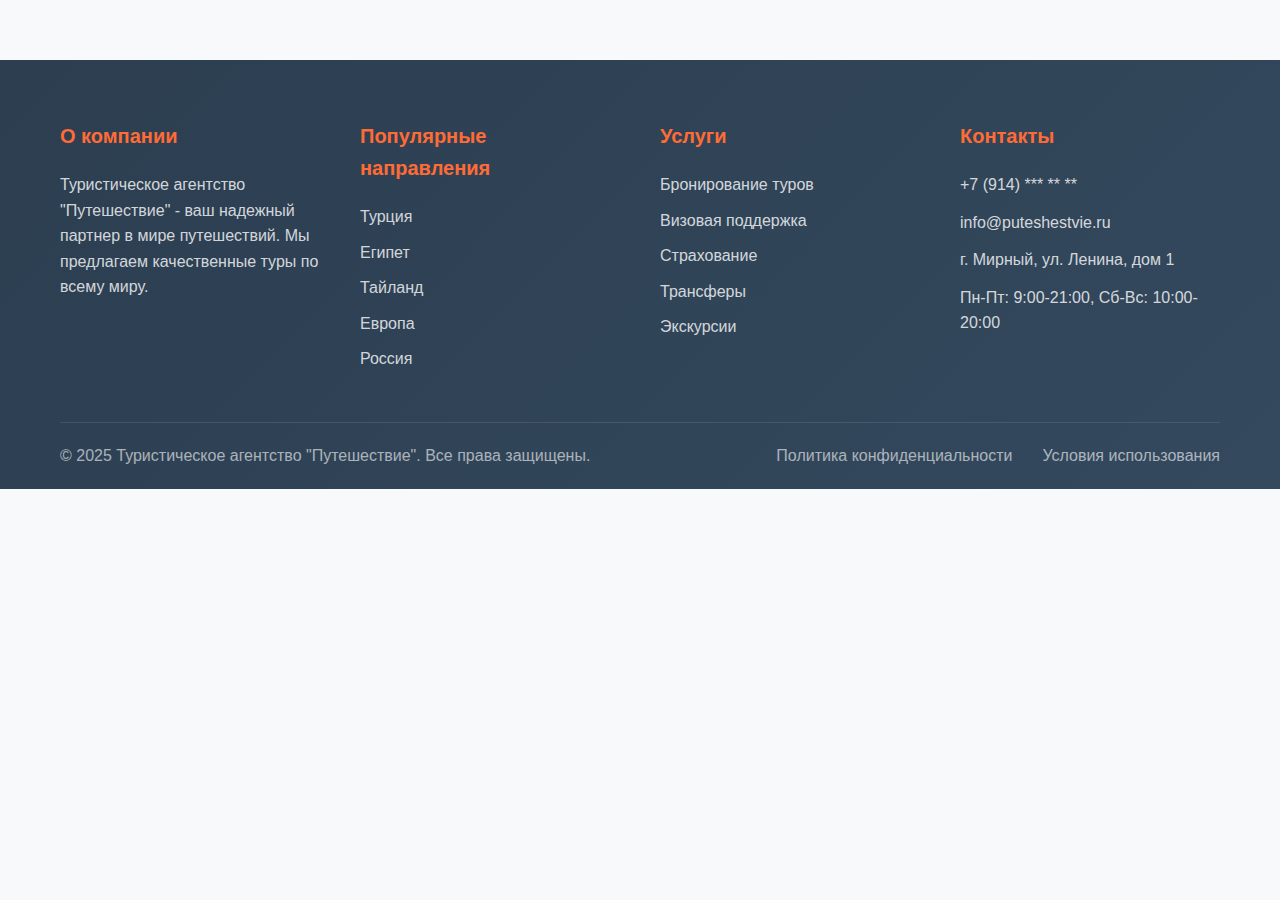
<file: components/footer.html>
<!DOCTYPE html>
<html lang="ru">
<head>
    <meta charset="UTF-8">
    <meta name="viewport" content="width=device-width, initial-scale=1.0">
    <title>Туристическое агентство "Путешествие"</title>
    <link rel="stylesheet" href="../css/style.css">
    <link rel="stylesheet" href="../css/footer.css">
</head>
<body>
    <footer class="footer">
        <div class="container">
            <div class="footer-content">
                <div class="footer-section">
                    <h3>О компании</h3>
                    <p>Туристическое агентство "Путешествие" - ваш надежный партнер в мире путешествий. Мы предлагаем качественные туры по всему миру.</p>

                </div>
                <div class="footer-section">
                    <h3>Популярные направления</h3>
                    <ul>
                        <li><a href="../pages/destinations.html#turkey">Турция</a></li>
                        <li><a href="../pages/destinations.html#egypt">Египет</a></li>
                        <li><a href="../pages/destinations.html#thailand">Тайланд</a></li>
                        <li><a href="../pages/destinations.html#europe">Европа</a></li>
                        <li><a href="../pages/destinations.html#russia">Россия</a></li>
                    </ul>
                </div>
                <div class="footer-section">
                    <h3>Услуги</h3>
                    <ul>
                        <li><a href="../pages/services.html#booking">Бронирование туров</a></li>
                        <li><a href="../pages/services.html#visa">Визовая поддержка</a></li>
                        <li><a href="../pages/services.html#insurance">Страхование</a></li>
                        <li><a href="../pages/services.html#transfers">Трансферы</a></li>
                        <li><a href="../pages/services.html#excursions">Экскурсии</a></li>
                    </ul>
                </div>
                <div class="footer-section">
                    <h3>Контакты</h3>
                    <div class="footer-contact-info">
                        <p><i class="icon-phone"></i> +7 (914) *** ** **</p>
                        <p><i class="icon-email"></i> info@puteshestvie.ru</p>
                        <p><i class="icon-location"></i> г. Мирный, ул. Ленина, дом 1</p>
                        <p><i class="icon-time"></i> Пн-Пт: 9:00-21:00, Сб-Вс: 10:00-20:00</p>
                    </div>
                </div>
            </div>
            <div class="footer-bottom">
                <p>&copy; 2025 Туристическое агентство "Путешествие". Все права защищены.</p>
                <div class="footer-links">
                    <a href="../pages/privacy.html">Политика конфиденциальности</a>
                    <a href="../pages/terms.html">Условия использования</a>
                </div>
            </div>
        </div>
    </footer>
</body>
</html>
</file>
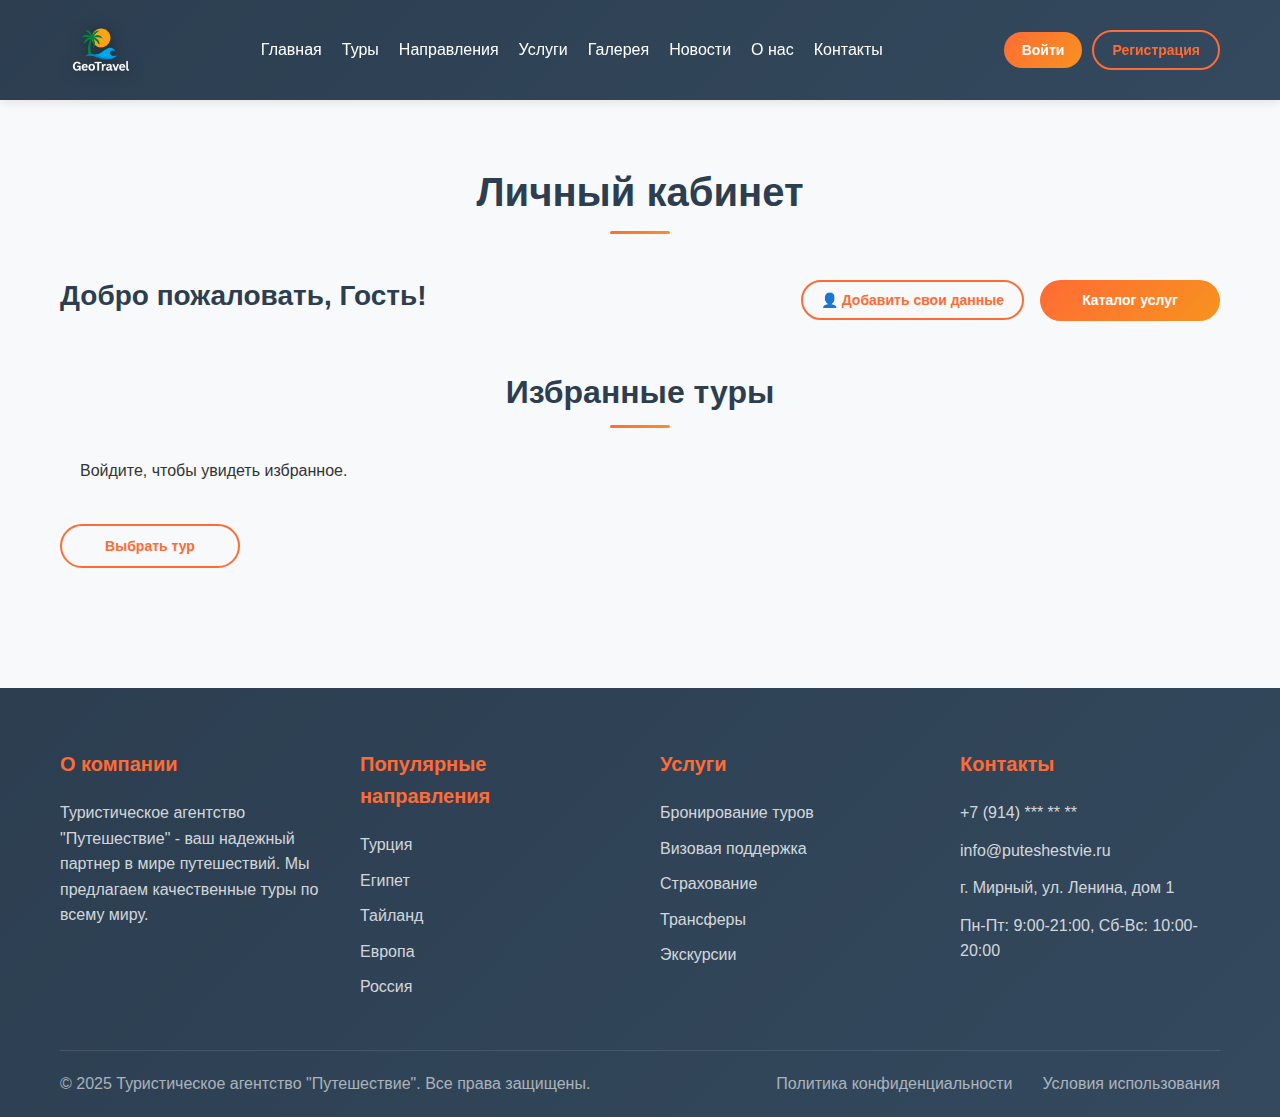
<file: pages/account.html>
<!DOCTYPE html>
<html lang="ru">
<head>
    <meta charset="UTF-8">
    <meta name="viewport" content="width=device-width, initial-scale=1.0">
    <title>Личный кабинет - GeoTravel</title>
    <link rel="stylesheet" href="../css/style.css">
    <link rel="stylesheet" href="../css/header.css">
    <link rel="stylesheet" href="../css/footer.css">
    <link rel="stylesheet" href="../css/tours.css">
    <style>
      .btn-equal { min-width: 180px; min-height: 40px; display:inline-flex; align-items:center; justify-content:center; }
      .btn-gap { margin-left: 28px; }
      .profile-tooltip { position:absolute; top:100%; left:0; margin-top:8px; background:#fff; color:#2c3e50; border-radius:10px; box-shadow:0 10px 20px rgba(0,0,0,.12); padding:12px 14px; width: 320px; opacity:0; transform: translateY(-4px); pointer-events:none; transition: opacity .18s ease, transform .18s ease; z-index:5; }
      .profile-tooltip.show { opacity:1; transform: translateY(0); pointer-events:auto; }
      .profile-btn-wrap { position:relative; display:inline-block; }
    </style>
</head>
<body>
    <div id="header"></div>
    <section class="section">
        <div class="container">
            <h1 class="section-title">Личный кабинет</h1>
            <div class="account-header" style="display:grid;grid-template-columns:1fr auto auto;align-items:center;gap:16px;margin-bottom:20px">
                <div>
                  <h2 style="margin:0 0 8px 0;color:#2c3e50;font-size:28px">Добро пожаловать, <span id="accUser"></span>!</h2>
                </div>
                <span class="profile-btn-wrap" style="justify-self:center">
                  <button id="openProfileBtn" class="btn btn-outline btn-equal btn-compact">
                    <span style="display:inline-flex;align-items:center;gap:8px">👤 Добавить свои данные</span>
                  </button>
                  <div id="profileTooltip" class="profile-tooltip" style="margin-top:10px">Добавьте свои данные, чтобы бронировать быстрее и получать лучшие предложения.</div>
                </span>
                <a href="../pages/services.html" class="btn btn-primary btn-equal btn-compact" style="justify-self:end">Каталог услуг</a>
            </div>

            

            <div class="favorites-section" style="background:#f8f9fa;padding:20px;border-radius:12px">
                <h2 class="section-title" style="margin:0 0 12px 0">Избранные туры</h2>
                <div id="favoritesList" class="tours-grid"></div>
            </div>
            <div style="margin-top:20px;display:flex;gap:12px;flex-wrap:wrap">
                <a href="../pages/tours.html" class="btn btn-outline btn-equal btn-compact">Выбрать тур</a>
            </div>
        </div>
    </section>

    <!-- Профиль (модальное окно) -->
    <div id="profileModal" class="modal" style="display:none;position:fixed;inset:0;z-index:2000;background:rgba(0,0,0,.4);">
      <div class="modal-content" style="background:#fff;max-width:560px;margin:60px auto;padding:24px 24px 28px;border-radius:16px;position:relative;box-shadow:0 20px 40px rgba(0,0,0,.2)">
        <button id="closeProfileBtn" aria-label="Закрыть" style="position:absolute;right:14px;top:14px;width:36px;height:36px;border:none;border-radius:50%;background:linear-gradient(135deg,#667eea,#764ba2);color:#fff;font-size:20px;line-height:36px;text-align:center;cursor:pointer;box-shadow:0 6px 14px rgba(0,0,0,.15);transition:transform .15s ease, opacity .15s ease">×</button>
        <h2 style="margin-top:0;color:#2c3e50">Профиль для авто‑заполнения</h2>
        <form id="profileForm" data-skip-global="true">
          <div class="form-row" style="display:grid;grid-template-columns:1fr 1fr;gap:16px">
            <div class="form-group"><label>Фамилия</label><input id="pLastName" class="form-input"></div>
            <div class="form-group"><label>Имя</label><input id="pFirstName" class="form-input"></div>
            <div class="form-group"><label>Отчество</label><input id="pMiddleName" class="form-input"></div>
            <div class="form-group"><label>Дата рождения</label><input id="pBirthDate" type="date" class="form-input"></div>
            <div class="form-group"><label>Серия и номер паспорта</label><input id="pPassport" class="form-input" placeholder="1234 567890"></div>
            <div class="form-group"><label>Телефон</label><input id="pPhone" class="form-input" placeholder="+7 900 000-00-00"></div>
            <div class="form-group" style="grid-column: span 2"><label>Email</label><input id="pEmail" type="email" class="form-input" placeholder="you@example.com"></div>
          </div>
          <div style="margin-top:16px;display:flex;gap:10px">
            <button type="submit" class="btn btn-primary">Сохранить</button>
            <button type="button" id="clearProfileBtn" class="btn btn-outline">Очистить</button>
          </div>
        </form>
      </div>
    </div>
    <div id="footer"></div>
    <script src="../js/main.js"></script>
    <script src="../js/auth.js"></script>
    <script>
      document.addEventListener('DOMContentLoaded', function(){
        var u = localStorage.getItem('gt_current_user');
        var el = document.getElementById('accUser'); if (el) el.textContent = u || 'Гость';
      });
    </script>
</body>
</html>
</file>
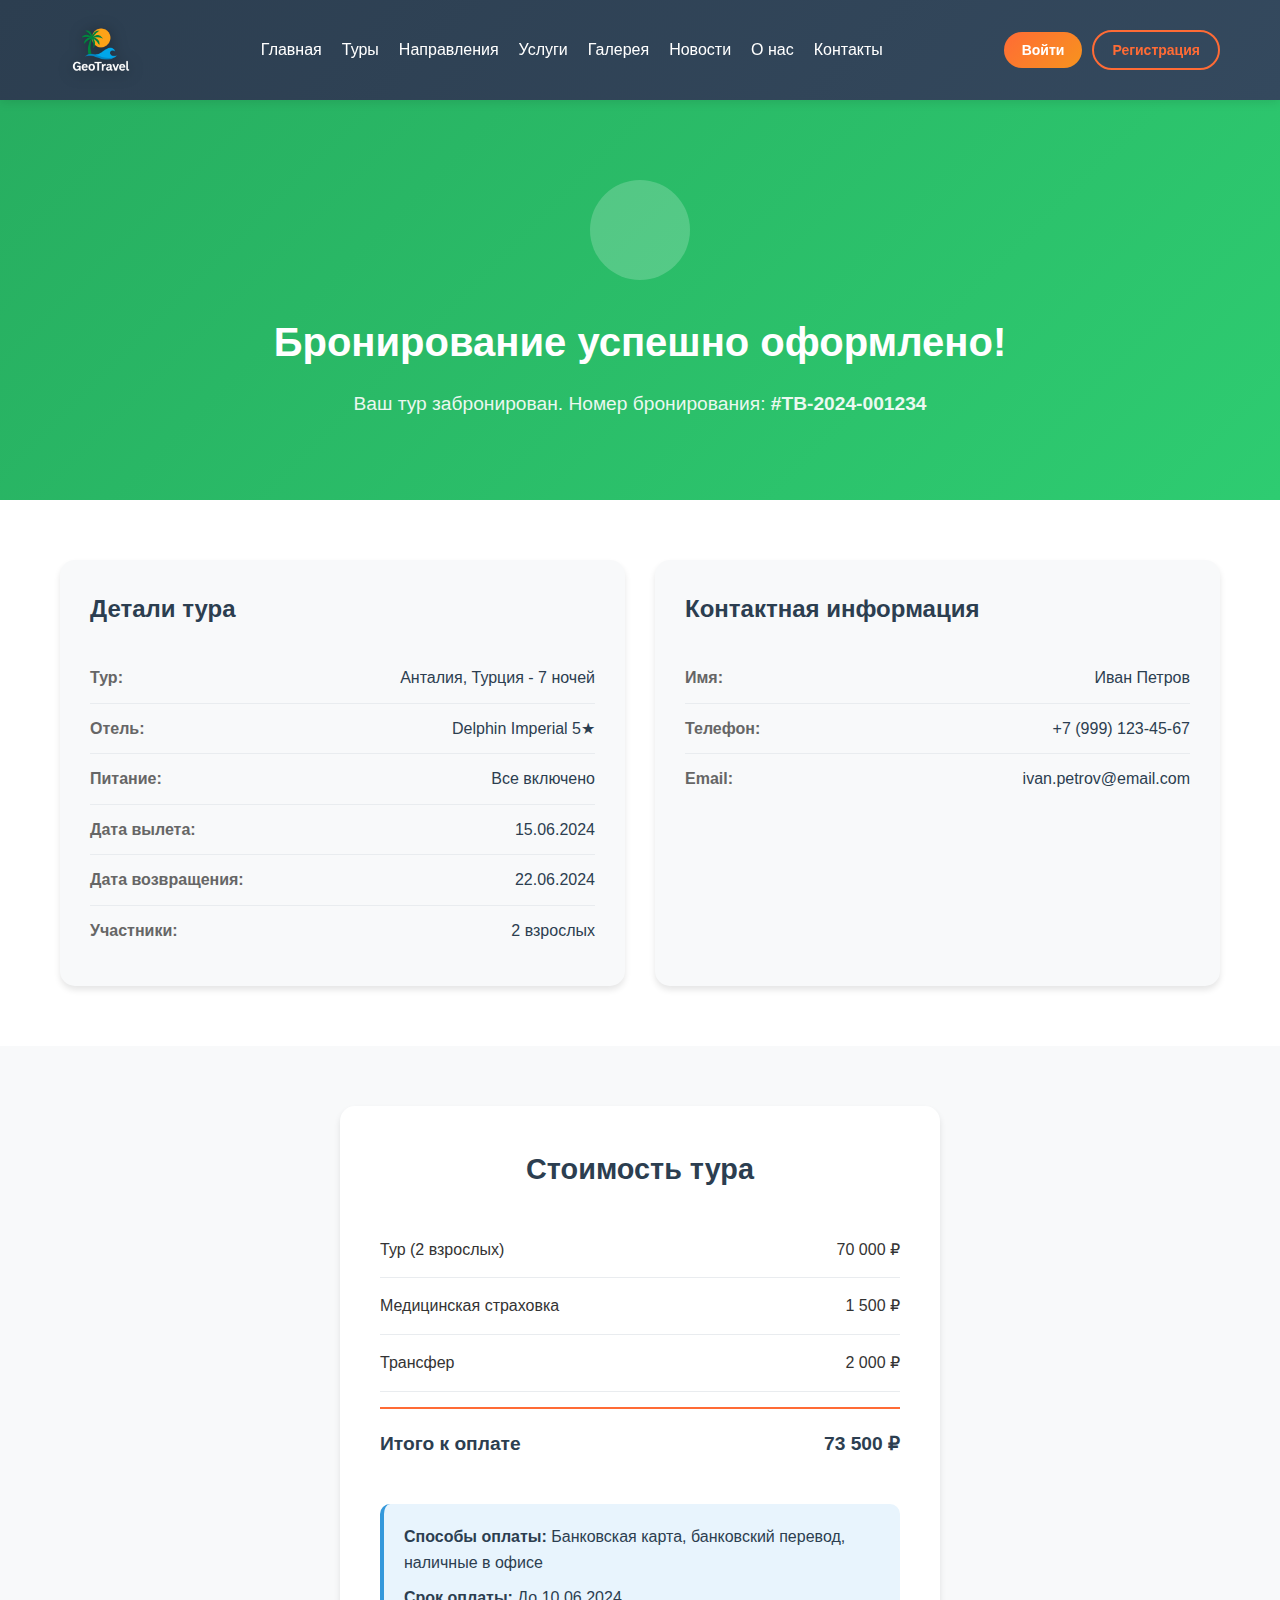
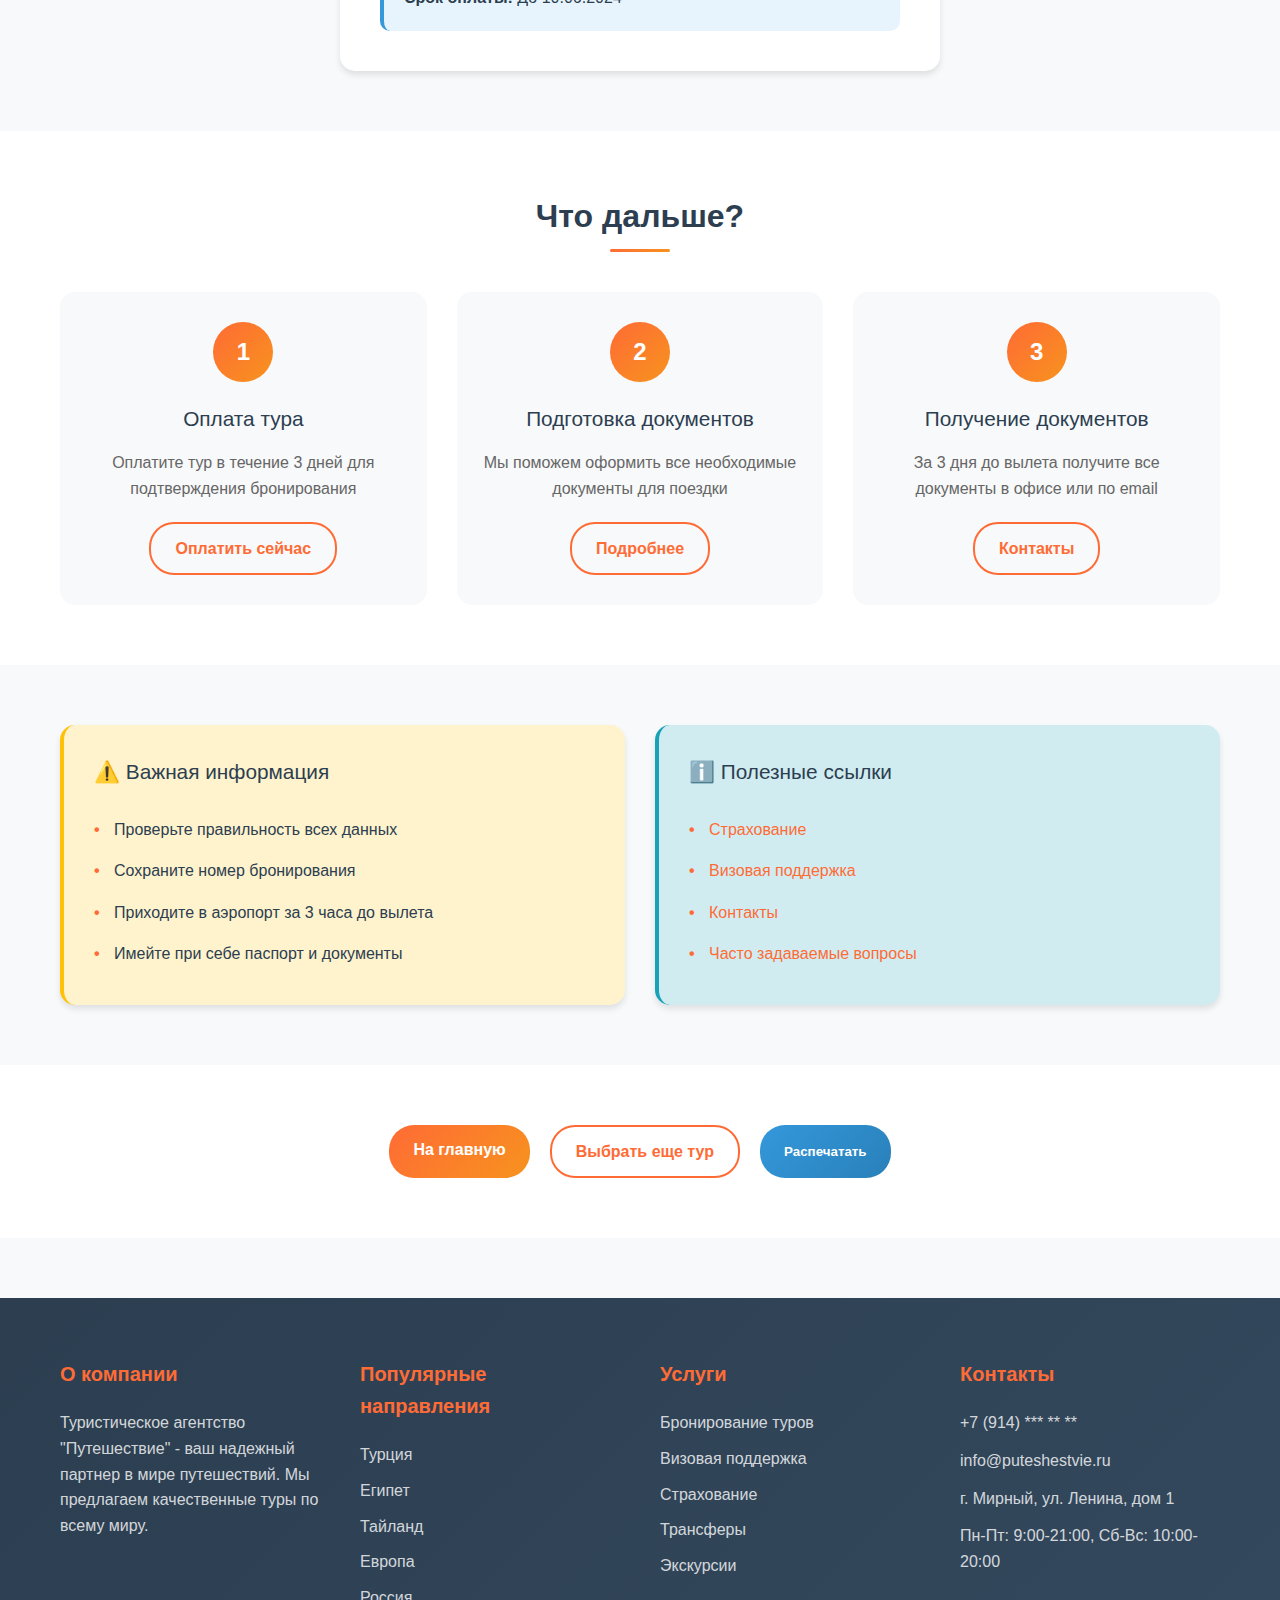
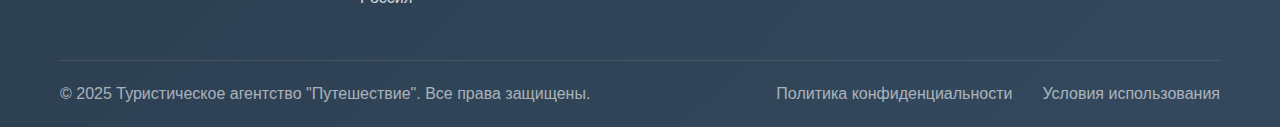
<file: pages/booking-confirmation.html>
<!DOCTYPE html>
<html lang="ru">
<head>
    <meta charset="UTF-8">
    <meta name="viewport" content="width=device-width, initial-scale=1.0">
    <title>Подтверждение бронирования - Туристическое агентство "GeoTravel"</title>
    <link rel="stylesheet" href="../css/style.css">
    <link rel="stylesheet" href="../css/header.css">
    <link rel="stylesheet" href="../css/footer.css">
    <link rel="stylesheet" href="../css/booking-confirmation.css">
</head>
<body>
    <div id="header"></div>

    <section class="confirmation-header">
        <div class="container">
            <div class="success-icon">
                <i class="icon-check"></i>
            </div>
            <h1>Бронирование успешно оформлено!</h1>
            <p>Ваш тур забронирован. Номер бронирования: <strong>#TB-2024-001234</strong></p>
        </div>
    </section>

    <section class="booking-info section">
        <div class="container">
            <div class="info-grid grid grid-2">
                <div class="info-card">
                    <h2>Детали тура</h2>
                    <div class="tour-details">
                        <div class="detail-item">
                            <span class="label">Тур:</span>
                            <span class="value">Анталия, Турция - 7 ночей</span>
                        </div>
                        <div class="detail-item">
                            <span class="label">Отель:</span>
                            <span class="value">Delphin Imperial 5★</span>
                        </div>
                        <div class="detail-item">
                            <span class="label">Питание:</span>
                            <span class="value">Все включено</span>
                        </div>
                        <div class="detail-item">
                            <span class="label">Дата вылета:</span>
                            <span class="value">15.06.2024</span>
                        </div>
                        <div class="detail-item">
                            <span class="label">Дата возвращения:</span>
                            <span class="value">22.06.2024</span>
                        </div>
                        <div class="detail-item">
                            <span class="label">Участники:</span>
                            <span class="value">2 взрослых</span>
                        </div>
                    </div>
                </div>

                <div class="info-card">
                    <h2>Контактная информация</h2>
                    <div class="contact-details">
                        <div class="detail-item">
                            <span class="label">Имя:</span>
                            <span class="value">Иван Петров</span>
                        </div>
                        <div class="detail-item">
                            <span class="label">Телефон:</span>
                            <span class="value">+7 (999) 123-45-67</span>
                        </div>
                        <div class="detail-item">
                            <span class="label">Email:</span>
                            <span class="value">ivan.petrov@email.com</span>
                        </div>
                    </div>
                </div>
            </div>
        </div>
    </section>

    <section class="pricing section">
        <div class="container">
            <div class="pricing-card">
                <h2>Стоимость тура</h2>
                <div class="price-breakdown">
                    <div class="price-item">
                        <span>Тур (2 взрослых)</span>
                        <span>70 000 ₽</span>
                    </div>
                    <div class="price-item">
                        <span>Медицинская страховка</span>
                        <span>1 500 ₽</span>
                    </div>
                    <div class="price-item">
                        <span>Трансфер</span>
                        <span>2 000 ₽</span>
                    </div>
                    <div class="price-item total">
                        <span>Итого к оплате</span>
                        <span>73 500 ₽</span>
                    </div>
                </div>
                <div class="payment-info">
                    <p><strong>Способы оплаты:</strong> Банковская карта, банковский перевод, наличные в офисе</p>
                    <p><strong>Срок оплаты:</strong> До 10.06.2024</p>
                </div>
            </div>
        </div>
    </section>

    <section class="next-steps section">
        <div class="container">
            <h2 class="section-title">Что дальше?</h2>
            <div class="steps-grid grid grid-3">
                <div class="step-item">
                    <div class="step-number">1</div>
                    <div class="step-content">
                        <h3>Оплата тура</h3>
                        <p>Оплатите тур в течение 3 дней для подтверждения бронирования</p>
                        <a href="#" class="btn btn-outline">Оплатить сейчас</a>
                    </div>
                </div>
                <div class="step-item">
                    <div class="step-number">2</div>
                    <div class="step-content">
                        <h3>Подготовка документов</h3>
                        <p>Мы поможем оформить все необходимые документы для поездки</p>
                        <a href="services.html#visa" class="btn btn-outline">Подробнее</a>
                    </div>
                </div>
                <div class="step-item">
                    <div class="step-number">3</div>
                    <div class="step-content">
                        <h3>Получение документов</h3>
                        <p>За 3 дня до вылета получите все документы в офисе или по email</p>
                        <a href="contacts.html" class="btn btn-outline">Контакты</a>
                    </div>
                </div>
            </div>
        </div>
    </section>

    <section class="important-info section">
        <div class="container">
            <div class="info-cards grid grid-2">
                <div class="info-card warning">
                    <h3>⚠️ Важная информация</h3>
                    <ul>
                        <li>Проверьте правильность всех данных</li>
                        <li>Сохраните номер бронирования</li>
                        <li>Приходите в аэропорт за 3 часа до вылета</li>
                        <li>Имейте при себе паспорт и документы</li>
                    </ul>
                </div>
                <div class="info-card info">
                    <h3>ℹ️ Полезные ссылки</h3>
                    <ul>
                        <li><a href="services.html#insurance">Страхование</a></li>
                        <li><a href="services.html#visa">Визовая поддержка</a></li>
                        <li><a href="contacts.html">Контакты</a></li>
                        <li><a href="faq.html">Часто задаваемые вопросы</a></li>
                    </ul>
                </div>
            </div>
        </div>
    </section>

    <section class="actions section">
        <div class="container">
            <div class="action-buttons">
                <a href="../index.html" class="btn btn-primary">На главную</a>
                <a href="tours.html" class="btn btn-outline">Выбрать еще тур</a>
                <button class="btn btn-secondary" onclick="window.print()">Распечатать</button>
            </div>
        </div>
    </section>

    <div id="footer"></div>

    <script src="../js/main.js"></script>
</body>
</html>
</file>
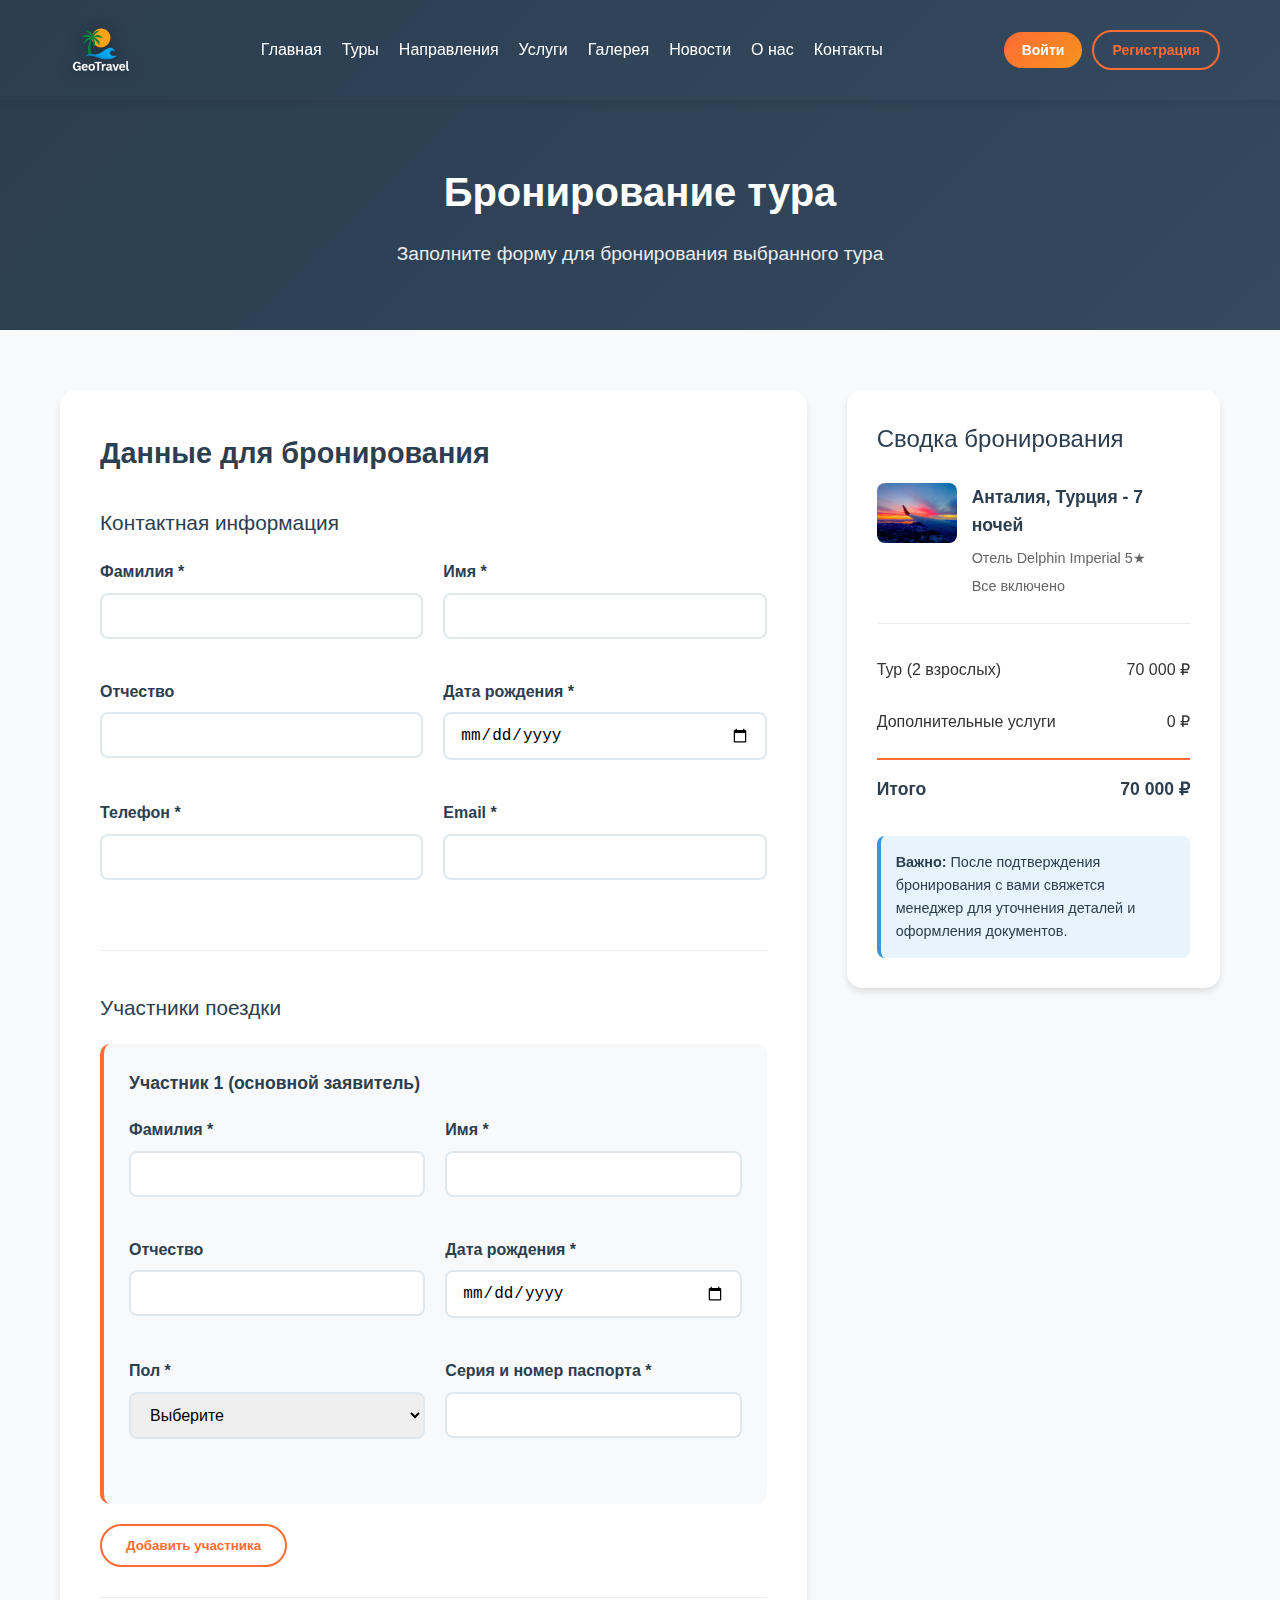
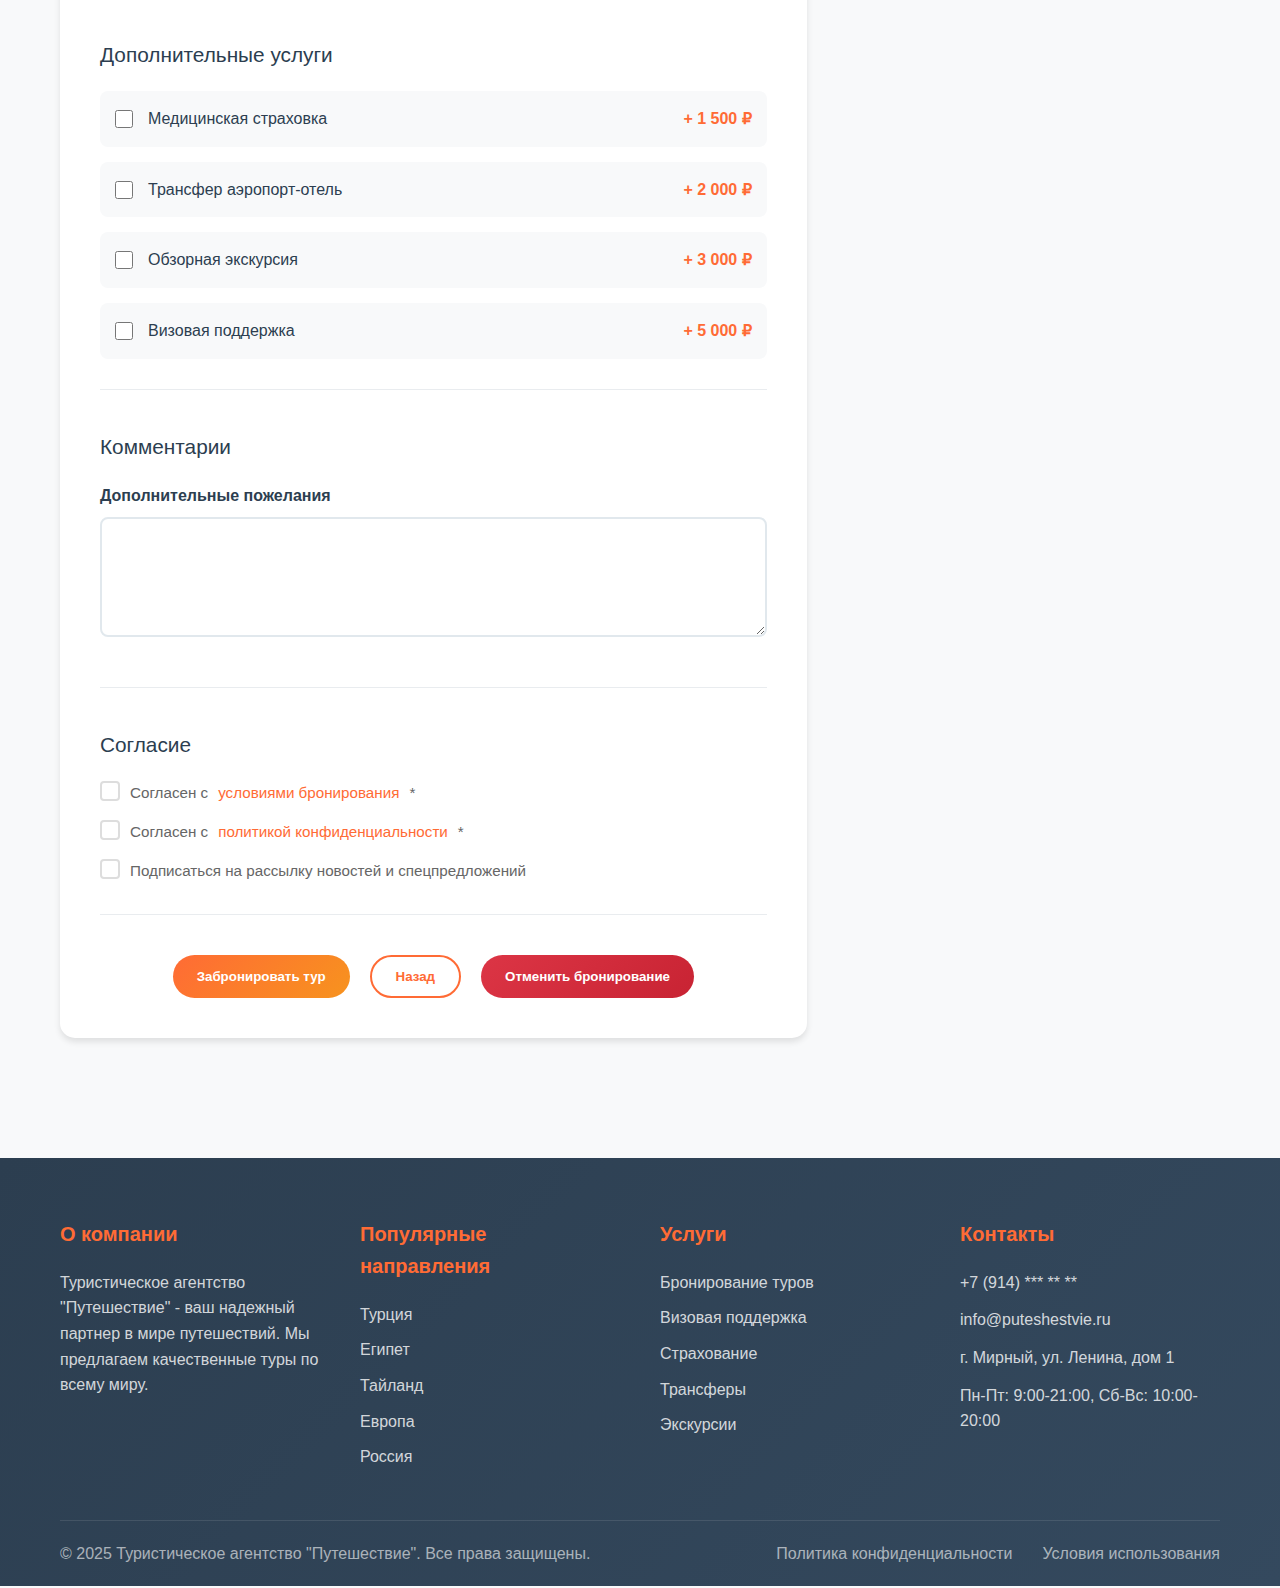
<file: pages/booking.html>
<!DOCTYPE html>
<html lang="ru">
<head>
    <meta charset="UTF-8">
    <meta name="viewport" content="width=device-width, initial-scale=1.0">
    <title>Бронирование - Туристическое агентство "GeoTravel"</title>
    <link rel="stylesheet" href="../css/style.css">
    <link rel="stylesheet" href="../css/header.css">
    <link rel="stylesheet" href="../css/footer.css">
    <link rel="stylesheet" href="../css/booking.css">
</head>
<body>
    <div id="header"></div>

    <section class="page-header">
        <div class="container">
            <h1>Бронирование тура</h1>
            <p>Заполните форму для бронирования выбранного тура</p>
        </div>
    </section>

    <section class="booking-section section">
        <div class="container">
            <div class="booking-content">
                <div class="booking-form-container">
                    <h2>Данные для бронирования</h2>
                    <form class="booking-form" id="bookingForm">
                        <div class="form-section">
                            <h3>Контактная информация</h3>
                            <div class="form-row">
                                <div class="form-group">
                                    <label for="lastName">Фамилия *</label>
                                    <input type="text" id="lastName" name="lastName" class="form-input" required>
                                </div>
                                <div class="form-group">
                                    <label for="firstName">Имя *</label>
                                    <input type="text" id="firstName" name="firstName" class="form-input" required>
                                </div>
                            </div>
                            <div class="form-row">
                                <div class="form-group">
                                    <label for="middleName">Отчество</label>
                                    <input type="text" id="middleName" name="middleName" class="form-input">
                                </div>
                                <div class="form-group">
                                    <label for="birthDate">Дата рождения *</label>
                                    <input type="date" id="birthDate" name="birthDate" class="form-input" required>
                                </div>
                            </div>
                            <div class="form-row">
                                <div class="form-group">
                                    <label for="phone">Телефон *</label>
                                    <input type="tel" id="phone" name="phone" class="form-input" required>
                                </div>
                                <div class="form-group">
                                    <label for="email">Email *</label>
                                    <input type="email" id="email" name="email" class="form-input" required>
                                </div>
                            </div>
                        </div>

                        <div class="form-section">
                            <h3>Участники поездки</h3>
                            <div class="participants-container" id="participantsContainer">
                                <div class="participant-item">
                                    <h4>Участник 1 (основной заявитель)</h4>
                                    <div class="form-row">
                                        <div class="form-group">
                                            <label>Фамилия *</label>
                                            <input type="text" name="participant[0][lastName]" class="form-input" required>
                                        </div>
                                        <div class="form-group">
                                            <label>Имя *</label>
                                            <input type="text" name="participant[0][firstName]" class="form-input" required>
                                        </div>
                                    </div>
                                    <div class="form-row">
                                        <div class="form-group">
                                            <label>Отчество</label>
                                            <input type="text" name="participant[0][middleName]" class="form-input">
                                        </div>
                                        <div class="form-group">
                                            <label>Дата рождения *</label>
                                            <input type="date" name="participant[0][birthDate]" class="form-input" required>
                                        </div>
                                    </div>
                                    <div class="form-row">
                                        <div class="form-group">
                                            <label>Пол *</label>
                                            <select name="participant[0][gender]" class="form-select" required>
                                                <option value="">Выберите</option>
                                                <option value="male">Мужской</option>
                                                <option value="female">Женский</option>
                                            </select>
                                        </div>
                                        <div class="form-group">
                                            <label>Серия и номер паспорта *</label>
                                            <input type="text" name="participant[0][passport]" class="form-input" required>
                                        </div>
                                    </div>
                                </div>
                            </div>
                            <button type="button" class="btn btn-outline" onclick="addParticipant()">Добавить участника</button>
                        </div>

                        <div class="form-section">
                            <h3>Дополнительные услуги</h3>
                            <div class="services-list">
                                <label class="service-item">
                                    <input type="checkbox" name="services[]" value="insurance">
                                    <span class="service-name">Медицинская страховка</span>
                                    <span class="service-price">+ 1 500 ₽</span>
                                </label>
                                <label class="service-item">
                                    <input type="checkbox" name="services[]" value="transfer">
                                    <span class="service-name">Трансфер аэропорт-отель</span>
                                    <span class="service-price">+ 2 000 ₽</span>
                                </label>
                                <label class="service-item">
                                    <input type="checkbox" name="services[]" value="excursion">
                                    <span class="service-name">Обзорная экскурсия</span>
                                    <span class="service-price">+ 3 000 ₽</span>
                                </label>
                                <label class="service-item">
                                    <input type="checkbox" name="services[]" value="visa">
                                    <span class="service-name">Визовая поддержка</span>
                                    <span class="service-price">+ 5 000 ₽</span>
                                </label>
                            </div>
                        </div>

                        <div class="form-section">
                            <h3>Комментарии</h3>
                            <div class="form-group">
                                <label for="comments">Дополнительные пожелания</label>
                                <textarea id="comments" name="comments" class="form-textarea" rows="4"></textarea>
                            </div>
                        </div>

                        <div class="form-section">
                            <h3>Согласие</h3>
                            <div class="agreement-checkboxes">
                                <label class="checkbox-label">
                                    <input type="checkbox" name="agreement" required>
                                    <span class="checkmark"></span>
                                    Согласен с <a href="terms.html" target="_blank">условиями бронирования</a> *
                                </label>
                                <label class="checkbox-label">
                                    <input type="checkbox" name="privacy" required>
                                    <span class="checkmark"></span>
                                    Согласен с <a href="privacy.html" target="_blank">политикой конфиденциальности</a> *
                                </label>
                                <label class="checkbox-label">
                                    <input type="checkbox" name="newsletter">
                                    <span class="checkmark"></span>
                                    Подписаться на рассылку новостей и спецпредложений
                                </label>
                            </div>
                        </div>

                        <div class="form-actions">
                            <button type="submit" class="btn btn-primary">Забронировать тур</button>
                            <button type="button" class="btn btn-outline" onclick="history.back()">Назад</button>
                            <button type="button" class="btn btn-danger" onclick="cancelBooking()">Отменить бронирование</button>
                        </div>
                    </form>
                </div>

                <div class="booking-summary">
                    <div class="summary-card">
                        <h3>Сводка бронирования</h3>
                        <div class="tour-info">
                            <img src="https://images.unsplash.com/photo-1520250497591-112f2f40a3f4?w=300&h=200&fit=crop" alt="Тур" class="tour-image">
                            <div class="tour-details">
                                <h4>Анталия, Турция - 7 ночей</h4>
                                <p>Отель Delphin Imperial 5★</p>
                                <p>Все включено</p>
                            </div>
                        </div>
                        <div class="price-breakdown">
                            <div class="price-item">
                                <span>Тур (2 взрослых)</span>
                                <span>70 000 ₽</span>
                            </div>
                            <div class="price-item">
                                <span>Дополнительные услуги</span>
                                <span id="additionalServices">0 ₽</span>
                            </div>
                            <div class="price-item total">
                                <span>Итого</span>
                                <span id="totalPrice">70 000 ₽</span>
                            </div>
                        </div>
                        <div class="booking-note">
                            <p><strong>Важно:</strong> После подтверждения бронирования с вами свяжется менеджер для уточнения деталей и оформления документов.</p>
                        </div>
                    </div>
                </div>
            </div>
        </div>
    </section>

    <div id="footer"></div>

    <script src="../js/main.js"></script>
    <script src="../js/booking.js"></script>
</body>
</html>
</file>
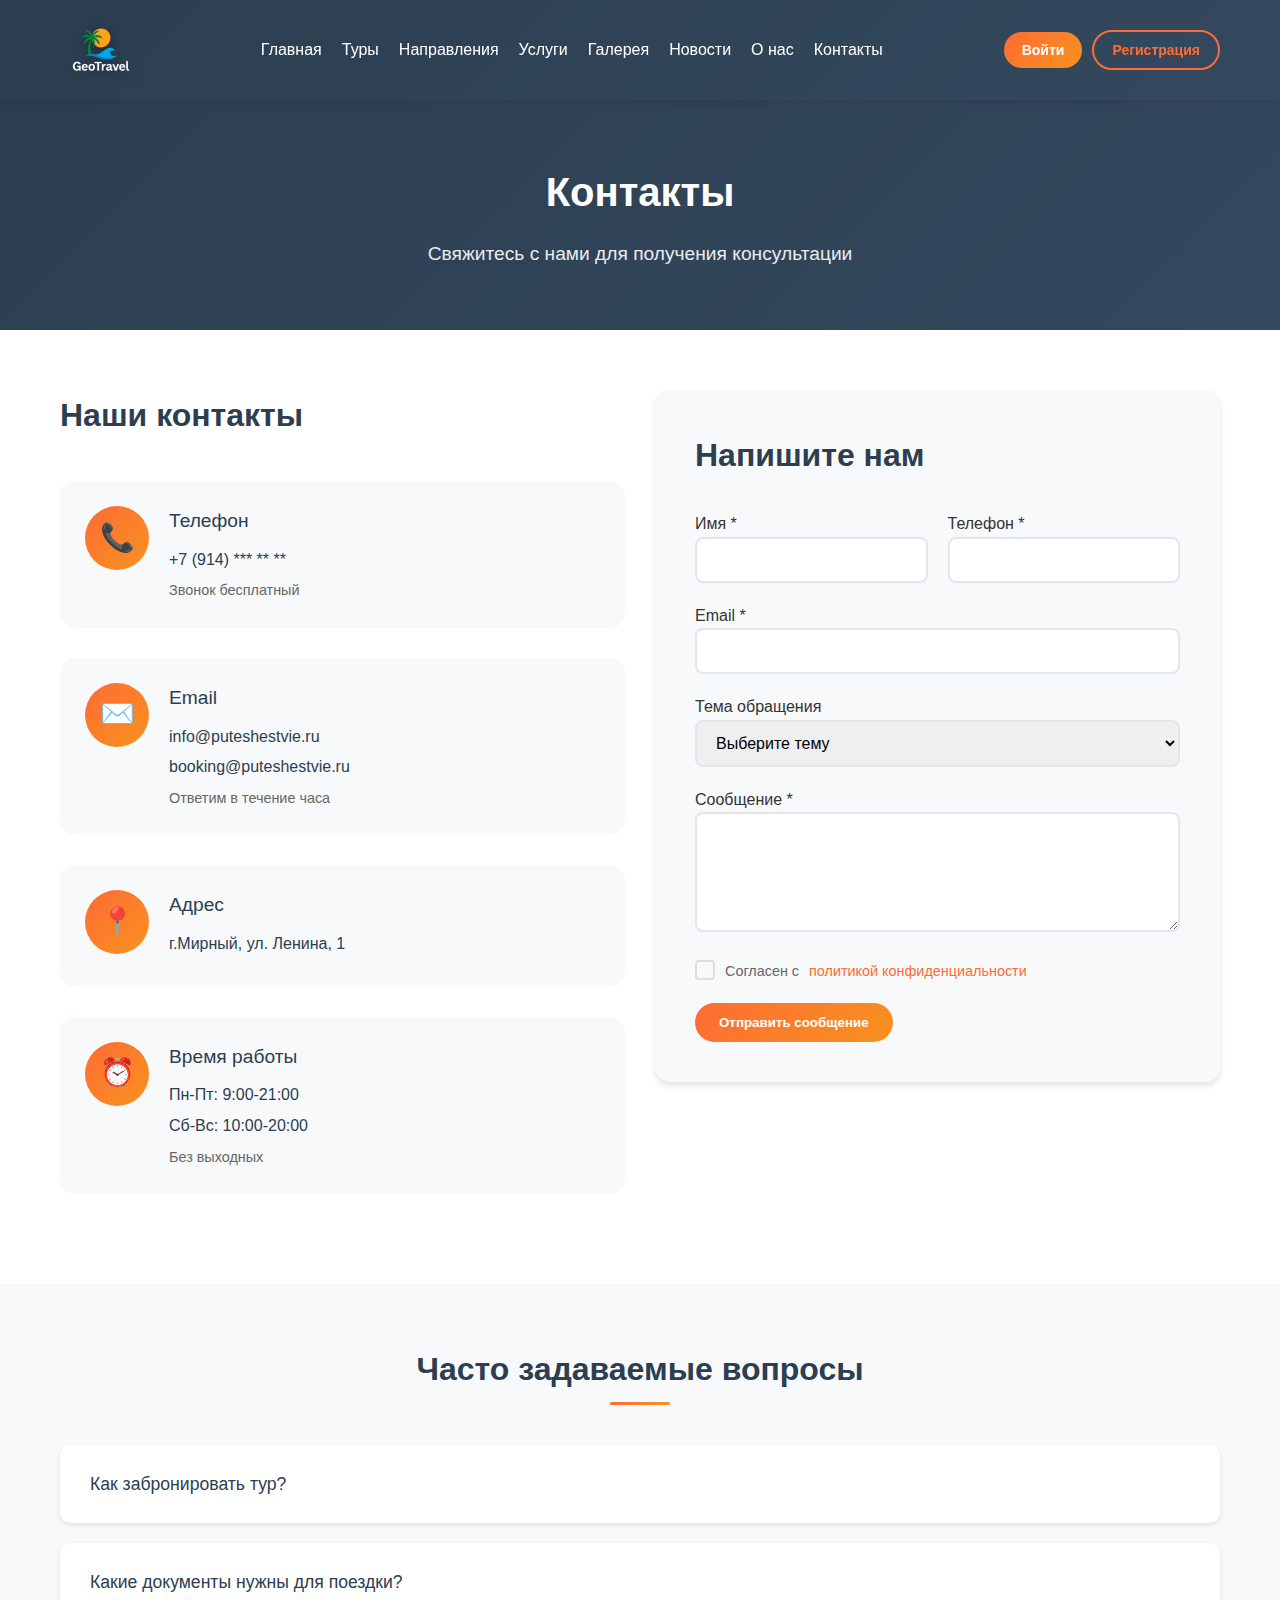
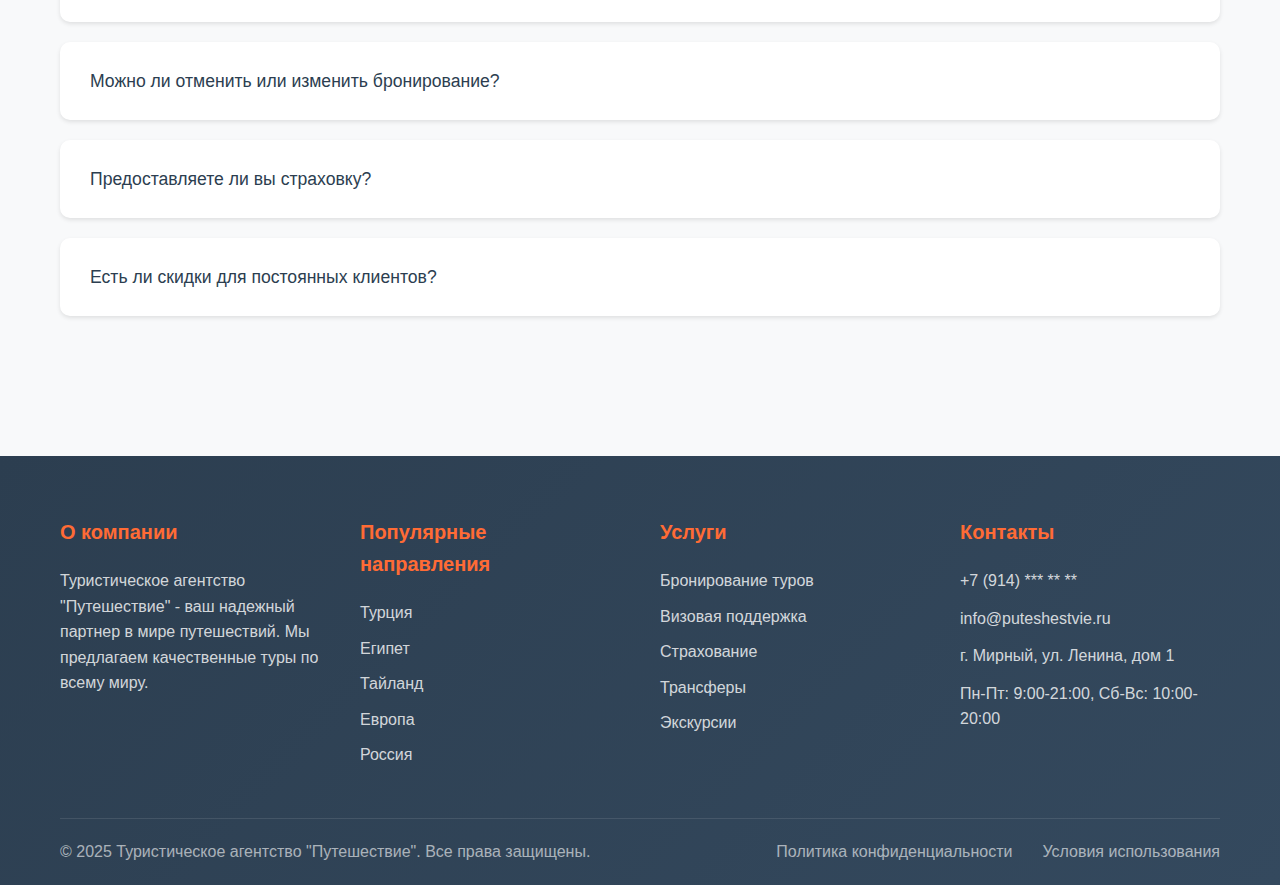
<file: pages/contacts.html>
<!DOCTYPE html>
<html lang="ru">
<head>
    <meta charset="UTF-8">
    <meta name="viewport" content="width=device-width, initial-scale=1.0">
    <title>Контакты - Туристическое агентство "GeoTravel"</title>
    <link rel="stylesheet" href="../css/style.css">
    <link rel="stylesheet" href="../css/header.css">
    <link rel="stylesheet" href="../css/footer.css">
    <link rel="stylesheet" href="../css/contacts.css">
</head>
<body>
    <div id="header"></div>

    <section class="page-header">
        <div class="container">
            <h1>Контакты</h1>
            <p>Свяжитесь с нами для получения консультации</p>
        </div>
    </section>

    <section class="contact-info section">
        <div class="container">
            <div class="contact-grid grid grid-2">
                <div class="contact-details">
                    <h2>Наши контакты</h2>
                    <div class="contact-item">
                        <div class="contact-icon" aria-hidden="true">📞</div>
                        <div class="contact-content">
                            <h3>Телефон</h3>
                            <p>+7 (914) *** ** **</p>
                            <span>Звонок бесплатный</span>
                        </div>
                    </div>

                    <div class="contact-item">
                        <div class="contact-icon" aria-hidden="true">✉️</div>
                        <div class="contact-content">
                            <h3>Email</h3>
                            <p>info@puteshestvie.ru</p>
                            <p>booking@puteshestvie.ru</p>
                            <span>Ответим в течение часа</span>
                        </div>
                    </div>

                    <div class="contact-item">
                        <div class="contact-icon" aria-hidden="true">📍</div>
                        <div class="contact-content">
                            <h3>Адрес</h3>
                            <p>г.Мирный, ул. Ленина, 1</p>
                        </div>
                    </div>

                    <div class="contact-item">
                        <div class="contact-icon" aria-hidden="true">⏰</div>
                        <div class="contact-content">
                            <h3>Время работы</h3>
                            <p>Пн-Пт: 9:00-21:00</p>
                            <p>Сб-Вс: 10:00-20:00</p>
                            <span>Без выходных</span>
                        </div>
                    </div>

                </div>

                <div class="contact-form-section">
                    <h2>Напишите нам</h2>
                    <form class="contact-form" id="contactForm">
                        <div class="form-row">
                            <div class="form-group">
                                <label for="name">Имя *</label>
                                <input type="text" id="name" name="name" class="form-input" required>
                            </div>
                            <div class="form-group">
                                <label for="phone">Телефон *</label>
                                <input type="tel" id="phone" name="phone" class="form-input" required>
                            </div>
                        </div>
                        <div class="form-group">
                            <label for="email">Email *</label>
                            <input type="email" id="email" name="email" class="form-input" required>
                        </div>
                        <div class="form-group">
                            <label for="subject">Тема обращения</label>
                            <select id="subject" name="subject" class="form-select">
                                <option value="">Выберите тему</option>
                                <option value="booking">Бронирование тура</option>
                                <option value="visa">Визовая поддержка</option>
                                <option value="insurance">Страхование</option>
                                <option value="excursion">Экскурсии</option>
                                <option value="other">Другое</option>
                            </select>
                        </div>
                        <div class="form-group">
                            <label for="message">Сообщение *</label>
                            <textarea id="message" name="message" class="form-textarea" rows="5" required></textarea>
                        </div>
                        <div class="form-group">
                            <label class="checkbox-label">
                                <input type="checkbox" id="agreement" name="agreement" required>
                                <span class="checkmark"></span>
                                Согласен с <a href="privacy.html" target="_blank">политикой конфиденциальности</a>
                            </label>
                        </div>
                        <button type="submit" class="btn">Отправить сообщение</button>
                    </form>
                </div>
            </div>
        </div>
    </section>

    <section class="faq section">
        <div class="container">
            <h2 class="section-title">Часто задаваемые вопросы</h2>
            <div class="faq-list">
                <div class="faq-item">
                    <div class="faq-question">
                        <h3>Как забронировать тур?</h3>
                        <i class="icon-arrow"></i>
                    </div>
                    <div class="faq-answer">
                        <p>Вы можете забронировать тур несколькими способами: через наш сайт, по телефону +7 (914) *** ** **, или посетив наш офис. Наши менеджеры помогут подобрать идеальный тур для вас.</p>
                    </div>
                </div>

                <div class="faq-item">
                    <div class="faq-question">
                        <h3>Какие документы нужны для поездки?</h3>
                        <i class="icon-arrow"></i>
                    </div>
                    <div class="faq-answer">
                        <p>Для поездки за границу вам понадобится загранпаспорт, действительный не менее 6 месяцев с даты возвращения. Для некоторых стран может потребоваться виза. Мы поможем оформить все необходимые документы.</p>
                    </div>
                </div>

                <div class="faq-item">
                    <div class="faq-question">
                        <h3>Можно ли отменить или изменить бронирование?</h3>
                        <i class="icon-arrow"></i>
                    </div>
                    <div class="faq-answer">
                        <p>Да, вы можете отменить или изменить бронирование в соответствии с условиями туроператора. Сроки и условия возврата зависят от конкретного тура и времени до вылета.</p>
                    </div>
                </div>

                <div class="faq-item">
                    <div class="faq-question">
                        <h3>Предоставляете ли вы страховку?</h3>
                        <i class="icon-arrow"></i>
                    </div>
                    <div class="faq-answer">
                        <p>Да, мы предлагаем различные виды страхования: медицинское, отмены поездки, багажа. Страхование можно оформить при бронировании тура или отдельно.</p>
                    </div>
                </div>

                <div class="faq-item">
                    <div class="faq-question">
                        <h3>Есть ли скидки для постоянных клиентов?</h3>
                        <i class="icon-arrow"></i>
                    </div>
                    <div class="faq-answer">
                        <p>Да, у нас действует программа лояльности для постоянных клиентов. Скидки зависят от количества совершенных поездок и могут достигать 10% от стоимости тура.</p>
                    </div>
                </div>
            </div>
        </div>
    </section>

    <div id="footer"></div>

    <script src="../js/main.js"></script>
    <script src="../js/contacts.js"></script>
</body>
</html>
</file>
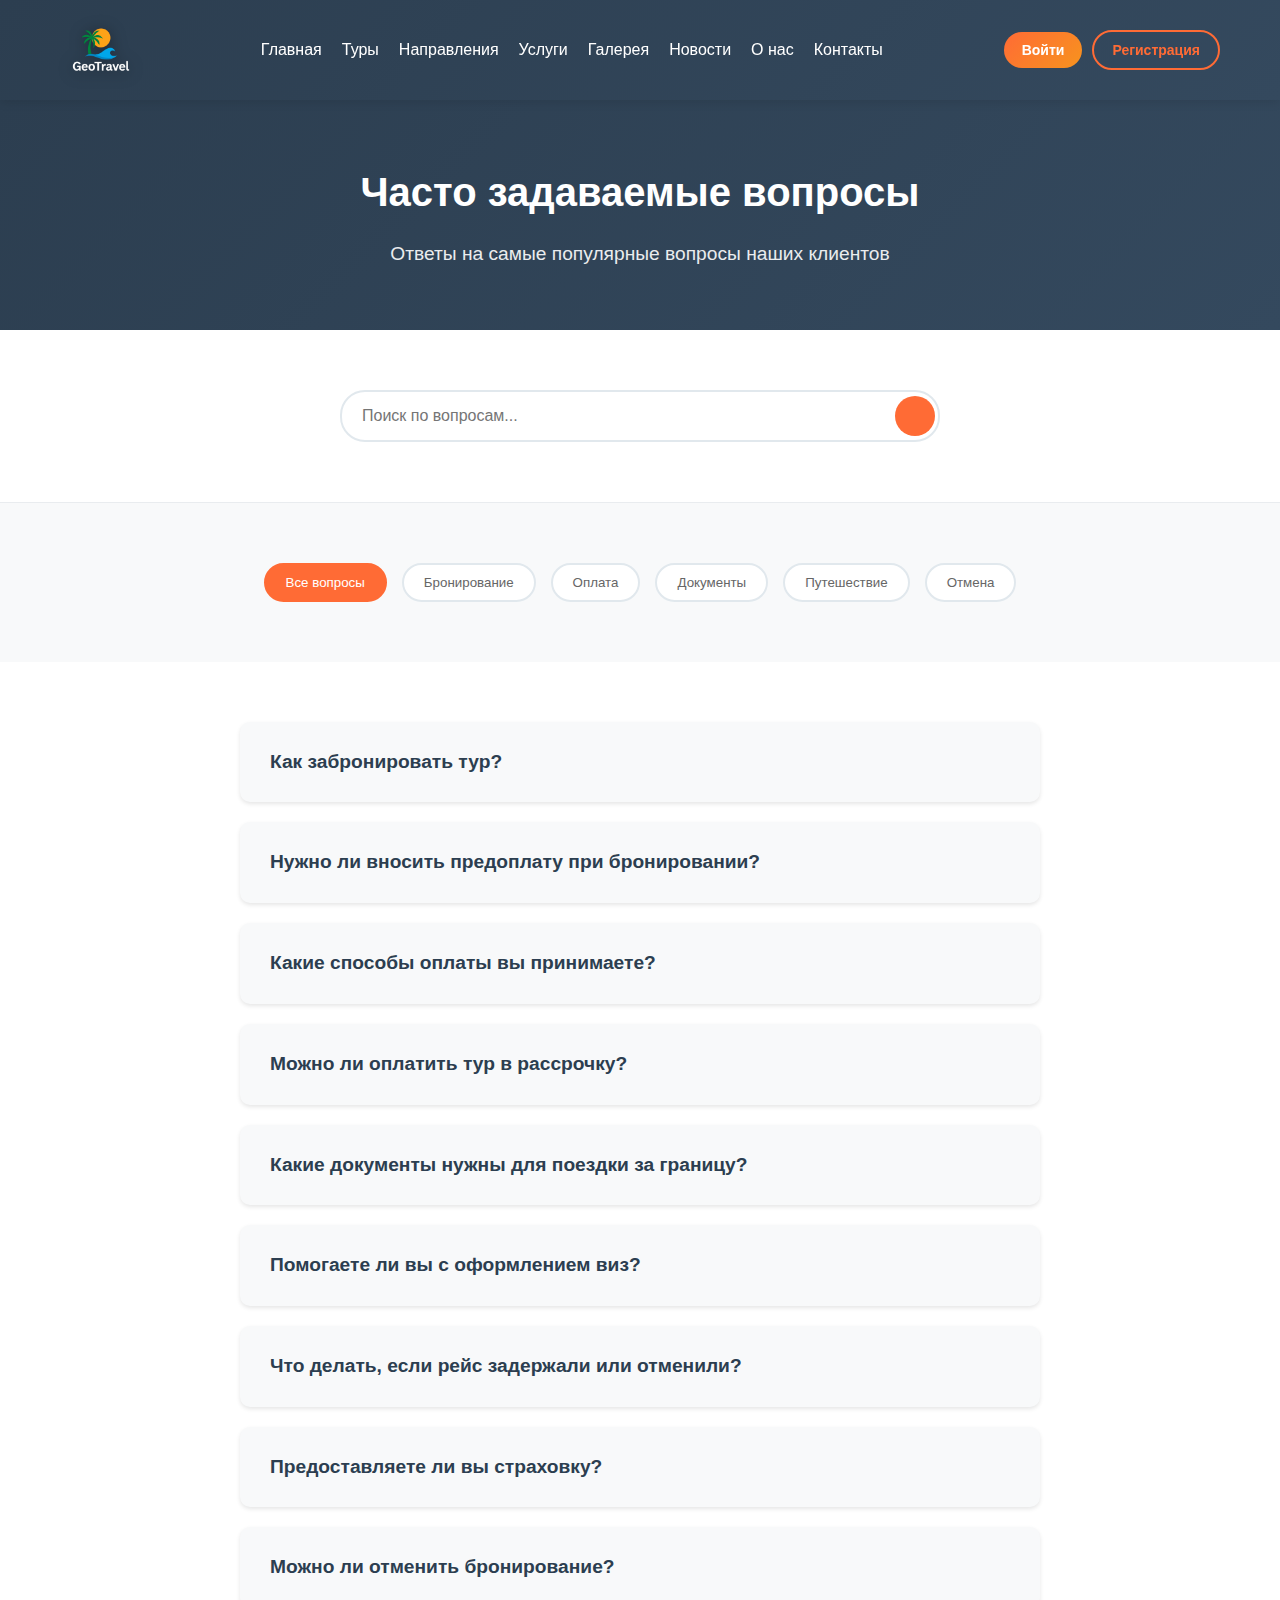
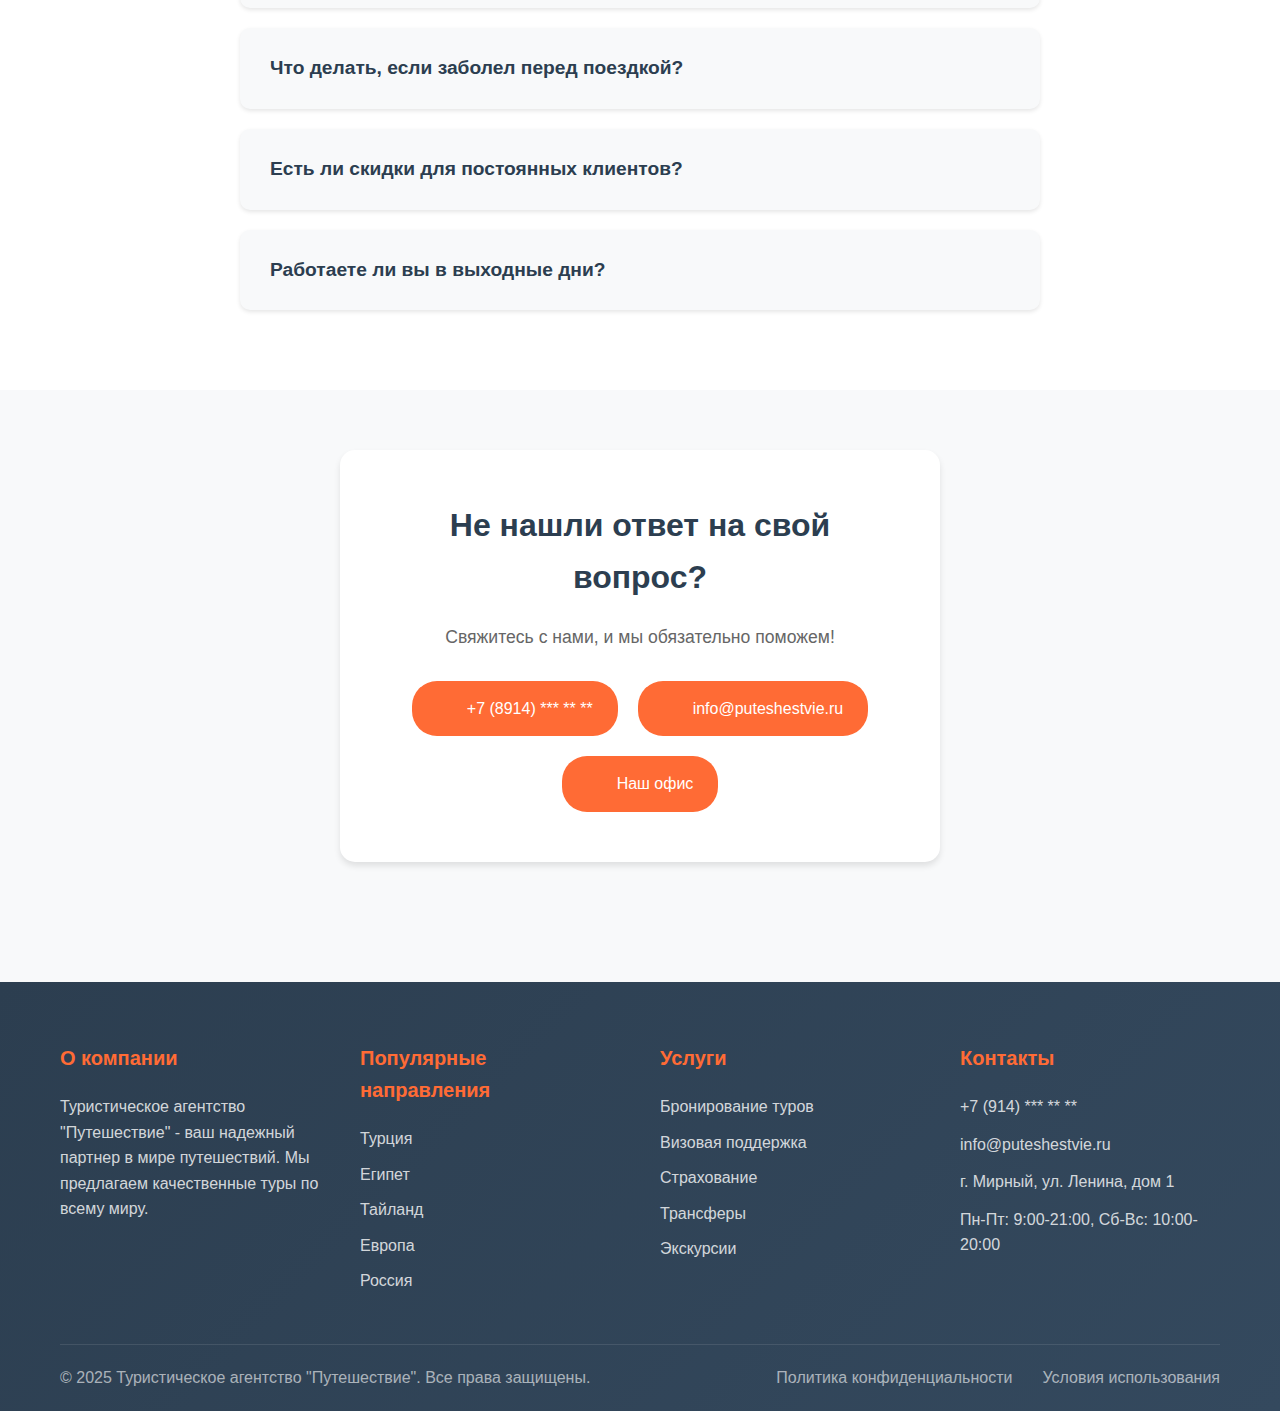
<file: pages/faq.html>
<!DOCTYPE html>
<html lang="ru">
<head>
    <meta charset="UTF-8">
    <meta name="viewport" content="width=device-width, initial-scale=1.0">
    <title>Часто задаваемые вопросы - Туристическое агентство "GeoTravel"</title>
    <link rel="stylesheet" href="../css/style.css">
    <link rel="stylesheet" href="../css/header.css">
    <link rel="stylesheet" href="../css/footer.css">
    <link rel="stylesheet" href="../css/faq.css">
</head>
<body>
    <div id="header"></div>

    <section class="page-header">
        <div class="container">
            <h1>Часто задаваемые вопросы</h1>
            <p>Ответы на самые популярные вопросы наших клиентов</p>
        </div>
    </section>

    <section class="faq-search section">
        <div class="container">
            <div class="search-container">
                <input type="text" id="faqSearch" class="search-input" placeholder="Поиск по вопросам...">
                <button class="search-btn">
                    <i class="icon-search"></i>
                </button>
            </div>
        </div>
    </section>

    <section class="faq-categories section">
        <div class="container">
            <div class="categories-nav">
                <button class="category-btn active" data-category="all">Все вопросы</button>
                <button class="category-btn" data-category="booking">Бронирование</button>
                <button class="category-btn" data-category="payment">Оплата</button>
                <button class="category-btn" data-category="documents">Документы</button>
                <button class="category-btn" data-category="travel">Путешествие</button>
                <button class="category-btn" data-category="cancellation">Отмена</button>
            </div>
        </div>
    </section>

    <section class="faq-list section">
        <div class="container">
            <div class="faq-items">
                <div class="faq-item" data-category="booking">
                    <div class="faq-question">
                        <h3>Как забронировать тур?</h3>
                        <i class="icon-arrow"></i>
                    </div>
                    <div class="faq-answer">
                        <p>Вы можете забронировать тур несколькими способами:</p>
                        <ul>
                            <li>Через наш сайт, выбрав понравившийся тур и заполнив форму бронирования</li>
                            <li>По телефону +7 (800) 123-45-67</li>
                            <li>Посетив наш офис по адресу: г. Москва, ул. Тверская, 15</li>
                        </ul>
                        <p>Наши менеджеры помогут подобрать идеальный тур для вас и ответят на все вопросы.</p>
                    </div>
                </div>

                <div class="faq-item" data-category="booking">
                    <div class="faq-question">
                        <h3>Нужно ли вносить предоплату при бронировании?</h3>
                        <i class="icon-arrow"></i>
                    </div>
                    <div class="faq-answer">
                        <p>Да, при бронировании тура необходимо внести предоплату в размере 30% от стоимости тура. Остальная сумма оплачивается не позднее чем за 14 дней до вылета.</p>
                    </div>
                </div>

                <div class="faq-item" data-category="payment">
                    <div class="faq-question">
                        <h3>Какие способы оплаты вы принимаете?</h3>
                        <i class="icon-arrow"></i>
                    </div>
                    <div class="faq-answer">
                        <p>Мы принимаем оплату следующими способами:</p>
                        <ul>
                            <li>Банковские карты (Visa, MasterCard, МИР)</li>
                            <li>Банковский перевод</li>
                            <li>Наличные в офисе</li>
                            <li>Электронные кошельки (ЮMoney, QIWI)</li>
                        </ul>
                    </div>
                </div>

                <div class="faq-item" data-category="payment">
                    <div class="faq-question">
                        <h3>Можно ли оплатить тур в рассрочку?</h3>
                        <i class="icon-arrow"></i>
                    </div>
                    <div class="faq-answer">
                        <p>Да, мы предоставляем возможность оплаты тура в рассрочку. Условия рассрочки обсуждаются индивидуально с каждым клиентом. Минимальный срок рассрочки - 2 месяца, максимальный - 12 месяцев.</p>
                    </div>
                </div>

                <div class="faq-item" data-category="documents">
                    <div class="faq-question">
                        <h3>Какие документы нужны для поездки за границу?</h3>
                        <i class="icon-arrow"></i>
                    </div>
                    <div class="faq-answer">
                        <p>Для поездки за границу вам понадобятся:</p>
                        <ul>
                            <li>Загранпаспорт, действительный не менее 6 месяцев с даты возвращения</li>
                            <li>Виза (если требуется для выбранной страны)</li>
                            <li>Медицинская страховка</li>
                            <li>Билеты на самолет</li>
                            <li>Ваучер на отель</li>
                        </ul>
                        <p>Мы поможем оформить все необходимые документы.</p>
                    </div>
                </div>

                <div class="faq-item" data-category="documents">
                    <div class="faq-question">
                        <h3>Помогаете ли вы с оформлением виз?</h3>
                        <i class="icon-arrow"></i>
                    </div>
                    <div class="faq-answer">
                        <p>Да, мы предоставляем полную визовую поддержку:</p>
                        <ul>
                            <li>Консультация по необходимым документам</li>
                            <li>Заполнение анкет</li>
                            <li>Запись на подачу документов</li>
                            <li>Отслеживание статуса визы</li>
                            <li>Получение готовой визы</li>
                        </ul>
                    </div>
                </div>

                <div class="faq-item" data-category="travel">
                    <div class="faq-question">
                        <h3>Что делать, если рейс задержали или отменили?</h3>
                        <i class="icon-arrow"></i>
                    </div>
                    <div class="faq-answer">
                        <p>В случае задержки или отмены рейса:</p>
                        <ul>
                            <li>Немедленно свяжитесь с нами по телефону +7 (800) 123-45-67</li>
                            <li>Мы поможем перебронировать рейс</li>
                            <li>Организуем трансфер и размещение при необходимости</li>
                            <li>Компенсируем дополнительные расходы в соответствии с условиями страхования</li>
                        </ul>
                    </div>
                </div>

                <div class="faq-item" data-category="travel">
                    <div class="faq-question">
                        <h3>Предоставляете ли вы страховку?</h3>
                        <i class="icon-arrow"></i>
                    </div>
                    <div class="faq-answer">
                        <p>Да, мы предлагаем различные виды страхования:</p>
                        <ul>
                            <li>Медицинское страхование (обязательно для поездок за границу)</li>
                            <li>Страхование отмены поездки</li>
                            <li>Страхование багажа</li>
                            <li>Страхование от несчастного случая</li>
                        </ul>
                        <p>Стоимость страхования зависит от страны и срока поездки.</p>
                    </div>
                </div>

                <div class="faq-item" data-category="cancellation">
                    <div class="faq-question">
                        <h3>Можно ли отменить бронирование?</h3>
                        <i class="icon-arrow"></i>
                    </div>
                    <div class="faq-answer">
                        <p>Да, вы можете отменить бронирование, но условия возврата зависят от времени до вылета:</p>
                        <ul>
                            <li>Более 30 дней - возврат 100% стоимости</li>
                            <li>15-30 дней - возврат 70% стоимости</li>
                            <li>7-14 дней - возврат 50% стоимости</li>
                            <li>Менее 7 дней - возврат не предусмотрен</li>
                        </ul>
                    </div>
                </div>

                <div class="faq-item" data-category="cancellation">
                    <div class="faq-question">
                        <h3>Что делать, если заболел перед поездкой?</h3>
                        <i class="icon-arrow"></i>
                    </div>
                    <div class="faq-answer">
                        <p>Если вы заболели перед поездкой:</p>
                        <ul>
                            <li>Немедленно свяжитесь с нами</li>
                            <li>Предоставьте справку от врача</li>
                            <li>Мы поможем перенести поездку на другую дату</li>
                            <li>При наличии страховки отмены поездки - компенсация расходов</li>
                        </ul>
                    </div>
                </div>

                <div class="faq-item" data-category="all">
                    <div class="faq-question">
                        <h3>Есть ли скидки для постоянных клиентов?</h3>
                        <i class="icon-arrow"></i>
                    </div>
                    <div class="faq-answer">
                        <p>Да, у нас действует программа лояльности:</p>
                        <ul>
                            <li>Скидка 5% при втором бронировании</li>
                            <li>Скидка 10% при третьем и последующих бронированиях</li>
                            <li>Дополнительные скидки в день рождения</li>
                            <li>Специальные предложения для корпоративных клиентов</li>
                        </ul>
                    </div>
                </div>

                <div class="faq-item" data-category="all">
                    <div class="faq-question">
                        <h3>Работаете ли вы в выходные дни?</h3>
                        <i class="icon-arrow"></i>
                    </div>
                    <div class="faq-answer">
                        <p>Да, мы работаем 7 дней в неделю:</p>
                        <ul>
                            <li>Понедельник - Пятница: 9:00 - 21:00</li>
                            <li>Суббота - Воскресенье: 10:00 - 20:00</li>
                            <li>Телефон поддержки работает круглосуточно</li>
                        </ul>
                    </div>
                </div>
            </div>
        </div>
    </section>

    <section class="contact-support section">
        <div class="container">
            <div class="support-card">
                <h2>Не нашли ответ на свой вопрос?</h2>
                <p>Свяжитесь с нами, и мы обязательно поможем!</p>
                <div class="support-contacts">
                    <a href="tel:+78001234567" class="contact-btn phone">
                        <i class="icon-phone"></i>
                        <span>+7 (8914) *** ** **</span>
                    </a>
                    <a href="mailto:info@puteshestvie.ru" class="contact-btn email">
                        <i class="icon-email"></i>
                        <span>info@puteshestvie.ru</span>
                    </a>
                    <a href="contacts.html" class="contact-btn office">
                        <i class="icon-location"></i>
                        <span>Наш офис</span>
                    </a>
                </div>
            </div>
        </div>
    </section>

    <div id="footer"></div>

    <script src="../js/main.js"></script>
    <script src="../js/faq.js"></script>
</body>
</html>
</file>
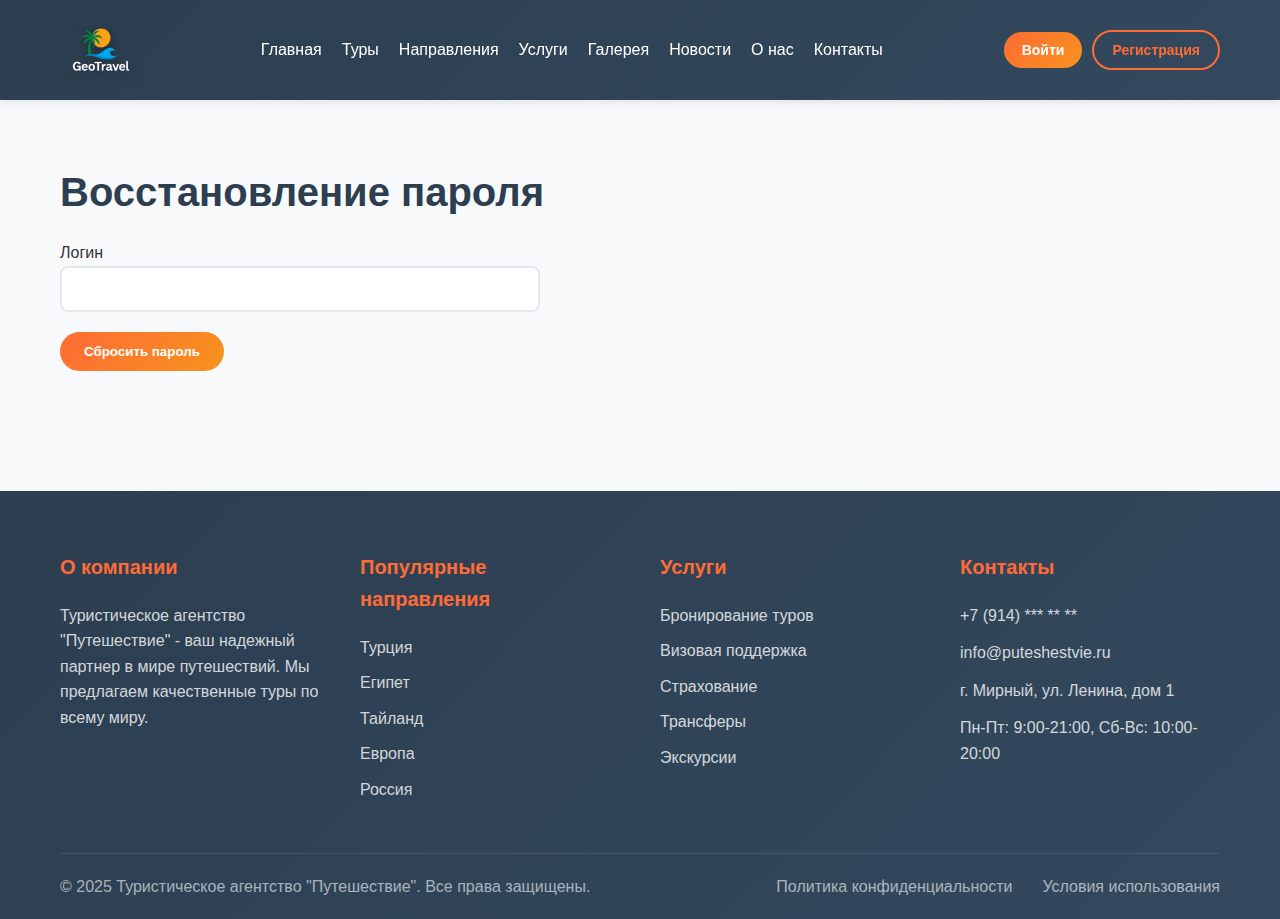
<file: pages/forgot.html>
<!DOCTYPE html>
<html lang="ru">
<head>
    <meta charset="UTF-8">
    <meta name="viewport" content="width=device-width, initial-scale=1.0">
    <title>Восстановление пароля - GeoTravel</title>
    <link rel="stylesheet" href="../css/style.css">
    <link rel="stylesheet" href="../css/header.css">
    <link rel="stylesheet" href="../css/footer.css">
</head>
<body>
    <div id="header"></div>
    <section class="section">
        <div class="container">
            <h1>Восстановление пароля</h1>
            <form id="forgotForm" class="booking-form" style="max-width:480px">
                <div class="form-group">
                    <label for="forgotLogin">Логин</label>
                    <input id="forgotLogin" class="form-input" required>
                </div>
                <button type="submit" class="btn btn-primary">Сбросить пароль</button>
            </form>
            <p id="forgotInfo" style="margin-top:12px;color:#2c3e50;display:none;">Если пользователь существует, ссылка для сброса пароля отправлена на ваш email.</p>
        </div>
    </section>
    <div id="footer"></div>
    <script src="../js/main.js"></script>
    <script>
      document.getElementById('forgotForm').addEventListener('submit', function(e){
        e.preventDefault();
        document.getElementById('forgotInfo').style.display = 'block';
      });
    </script>
</body>
</html>
</file>
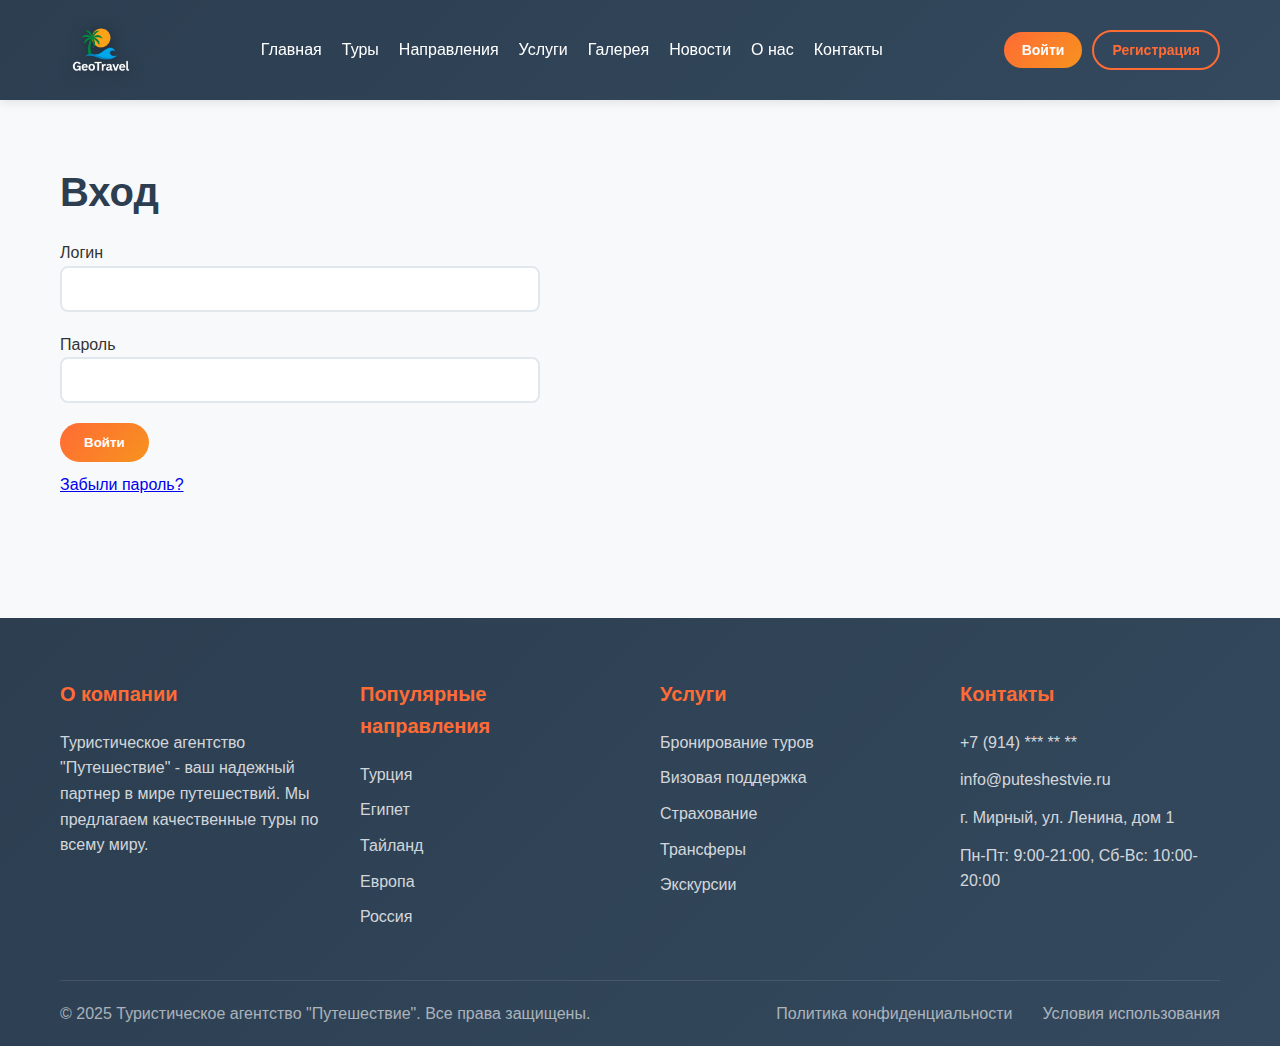
<file: pages/login.html>
<!DOCTYPE html>
<html lang="ru">
<head>
    <meta charset="UTF-8">
    <meta name="viewport" content="width=device-width, initial-scale=1.0">
    <title>Вход - GeoTravel</title>
    <link rel="stylesheet" href="../css/style.css">
    <link rel="stylesheet" href="../css/header.css">
    <link rel="stylesheet" href="../css/footer.css">
</head>
<body>
    <div id="header"></div>
    <section class="section">
        <div class="container">
            <h1>Вход</h1>
            <form id="loginForm" class="booking-form" style="max-width:480px" data-skip-global="true">
                <div class="form-group">
                    <label for="login">Логин</label>
                    <input id="login" class="form-input" required>
                </div>
                <div class="form-group">
                    <label for="password">Пароль</label>
                    <input id="password" type="password" class="form-input" required>
                </div>
                <button type="submit" class="btn btn-primary">Войти</button>
                <div style="margin-top:10px">
                    <a href="forgot.html" class="nav-link">Забыли пароль?</a>
                </div>
            </form>
        </div>
    </section>
    <div id="footer"></div>
    <script src="../js/main.js"></script>
    <script src="../js/auth.js"></script>
</body>
</html>
</file>
<file: css/style.css>
* {
    margin: 0;
    padding: 0;
    box-sizing: border-box;
}

html {
    margin: 0;
    padding: 0;
}

body {
    font-family: 'Segoe UI', Roboto, 'Inter', 'Helvetica Neue', Arial, sans-serif;
    line-height: 1.6;
    color: #333;
    background-color: #f8f9fa;
    margin: 0;
    padding: 0;
}

.container {
    max-width: 1200px;
    margin: 0 auto;
    padding: 0 20px;
}

h1, h2, h3, h4, h5, h6 {
    margin-bottom: 1rem;
    color: #2c3e50;
}

h1 {
    font-size: 2.5rem;
    font-weight: 700;
}

h2 {
    font-size: 2rem;
    font-weight: 600;
}

h3 {
    font-size: 1.5rem;
    font-weight: 500;
}

.btn {
    display: inline-block;
    padding: 12px 24px;
    background: linear-gradient(135deg, #ff6b35, #f7931e);
    color: white;
    text-decoration: none;
    border-radius: 25px;
    font-weight: 600;
    transition: all 0.3s ease;
    border: none;
    cursor: pointer;
    text-align: center;
}

.btn:hover {
    transform: translateY(-2px);
    box-shadow: 0 5px 15px rgba(255, 107, 53, 0.4);
}

.btn-secondary {
    background: linear-gradient(135deg, #3498db, #2980b9);
}

.btn-outline {
    background: transparent;
    border: 2px solid #ff6b35;
    color: #ff6b35;
}

.btn-danger {
    background: linear-gradient(135deg, #dc3545, #c82333);
    color: white;
}

.btn-danger:hover {
    background: linear-gradient(135deg, #c82333, #bd2130);
    transform: translateY(-2px);
    box-shadow: 0 5px 15px rgba(220, 53, 69, 0.4);
}

.card {
    background: white;
    border-radius: 10px;
    box-shadow: 0 4px 6px rgba(0, 0, 0, 0.1);
    overflow: hidden;
    transition: transform 0.3s ease, box-shadow 0.3s ease;
}

.card:hover {
    transform: translateY(-5px);
    box-shadow: 0 8px 25px rgba(0, 0, 0, 0.15);
}

.card-img {
    width: 100%;
    height: 200px;
    object-fit: cover;
}

.card-content {
    padding: 20px;
}

.card-title {
    font-size: 1.25rem;
    font-weight: 600;
    margin-bottom: 10px;
    color: #2c3e50;
}

.card-text {
    color: #666;
    margin-bottom: 15px;
}

/* Unified page headers to match header background */
.page-header {
    background: linear-gradient(135deg, #2c3e50, #34495e) !important;
    color: white !important;
}

/* Compact button variant for smaller equal-sized actions */
.btn-compact {
    padding: 9px 18px;
    font-size: 14px;
    border-radius: 22px;
}

.card-price {
    font-size: 1.5rem;
    font-weight: 700;
    color: #ff6b35;
    margin-bottom: 15px;
}

.grid {
    display: grid;
    gap: 30px;
}

.grid-2 {
    grid-template-columns: repeat(auto-fit, minmax(300px, 1fr));
}

.grid-3 {
    grid-template-columns: repeat(auto-fit, minmax(250px, 1fr));
}

.grid-4 {
    grid-template-columns: repeat(auto-fit, minmax(200px, 1fr));
}

.section {
    padding: 60px 0;
}

.section-title {
    text-align: center;
    margin-bottom: 50px;
    position: relative;
}

.section-title::after {
    content: '';
    position: absolute;
    bottom: -10px;
    left: 50%;
    transform: translateX(-50%);
    width: 60px;
    height: 3px;
    background: linear-gradient(135deg, #ff6b35, #f7931e);
    border-radius: 2px;
}

.form-group {
    margin-bottom: 20px;
}

.form-label {
    display: block;
    margin-bottom: 5px;
    font-weight: 600;
    color: #2c3e50;
}

.form-input,
.form-select,
.form-textarea {
    width: 100%;
    padding: 12px 15px;
    border: 2px solid #e1e8ed;
    border-radius: 8px;
    font-size: 16px;
    transition: border-color 0.3s ease;
}

.form-input:focus,
.form-select:focus,
.form-textarea:focus {
    outline: none;
    border-color: #ff6b35;
}

.form-textarea {
    resize: vertical;
    min-height: 120px;
}

.text-center {
    text-align: center;
}

.text-left {
    text-align: left;
}

.text-right {
    text-align: right;
}

.mb-1 { margin-bottom: 0.5rem; }
.mb-2 { margin-bottom: 1rem; }
.mb-3 { margin-bottom: 1.5rem; }
.mb-4 { margin-bottom: 2rem; }
.mb-5 { margin-bottom: 3rem; }

.mt-1 { margin-top: 0.5rem; }
.mt-2 { margin-top: 1rem; }
.mt-3 { margin-top: 1.5rem; }
.mt-4 { margin-top: 2rem; }
.mt-5 { margin-top: 3rem; }

.p-1 { padding: 0.5rem; }
.p-2 { padding: 1rem; }
.p-3 { padding: 1.5rem; }
.p-4 { padding: 2rem; }
.p-5 { padding: 3rem; }

@media (max-width: 768px) {
    .container {
        padding: 0 15px;
    }
    
    h1 {
        font-size: 2rem;
    }
    
    h2 {
        font-size: 1.75rem;
    }
    
    .section {
        padding: 40px 0;
    }
    
    .grid-2,
    .grid-3,
    .grid-4 {
        grid-template-columns: 1fr;
    }
}

@media (max-width: 480px) {
    h1 {
        font-size: 1.75rem;
    }
    
    h2 {
        font-size: 1.5rem;
    }
    
    .btn {
        padding: 10px 20px;
        font-size: 14px;
    }
}

/* Уведомления */
.notification {
    position: fixed;
    top: 20px;
    right: 20px;
    background: white;
    border-radius: 8px;
    box-shadow: 0 4px 12px rgba(0, 0, 0, 0.15);
    z-index: 10000;
    max-width: 400px;
    opacity: 0;
    transform: translateX(100%);
    transition: all 0.3s ease;
}

.notification.show {
    opacity: 1;
    transform: translateX(0);
}

.notification.hide {
    opacity: 0;
    transform: translateX(100%);
}

.notification-content {
    display: flex;
    align-items: center;
    justify-content: space-between;
    padding: 15px 20px;
}

.notification-message {
    color: #333;
    font-weight: 500;
}

.notification-close {
    background: none;
    border: none;
    font-size: 20px;
    color: #999;
    cursor: pointer;
    margin-left: 15px;
    padding: 0;
    width: 20px;
    height: 20px;
    display: flex;
    align-items: center;
    justify-content: center;
}

.notification-close:hover {
    color: #333;
}

.notification-success {
    border-left: 4px solid #28a745;
}

.notification-error {
    border-left: 4px solid #dc3545;
}

.notification-info {
    border-left: 4px solid #17a2b8;
}
</file>
<file: css/footer.css>
.footer {
    background: linear-gradient(135deg, #2c3e50, #34495e);
    color: white;
    padding: 60px 0 20px;
    margin-top: 60px;
}

.footer-content {
    display: grid;
    grid-template-columns: repeat(auto-fit, minmax(250px, 1fr));
    gap: 40px;
    margin-bottom: 40px;
    align-items: start;
}

.footer-section h3 {
    color: #ff6b35;
    margin-bottom: 20px;
    font-size: 1.25rem;
    font-weight: 600;
}

.footer-section p {
    color: rgba(255, 255, 255, 0.8);
    line-height: 1.6;
    margin-bottom: 20px;
}

.footer-section ul {
    list-style: none;
}

.footer-section ul li {
    margin-bottom: 10px;
}

.footer-section ul li a {
    color: rgba(255, 255, 255, 0.8);
    text-decoration: none;
    transition: color 0.3s ease;
}

.footer-section ul li a:hover {
    color: #ff6b35;
}

.social-links {
    display: flex;
    gap: 15px;
    margin-top: 20px;
}

.social-link {
    display: inline-flex;
    align-items: center;
    justify-content: center;
    width: 40px;
    height: 40px;
    background: rgba(255, 255, 255, 0.1);
    border-radius: 50%;
    color: white;
    text-decoration: none;
    transition: all 0.3s ease;
}

.social-link:hover {
    background: #ff6b35;
    transform: translateY(-2px);
}

.footer .footer-contact-info { display: flex; flex-direction: column; gap: 12px; align-items: flex-start; }
.footer .footer-contact-info p {
    display: block;
    margin: 0;
    color: rgba(255, 255, 255, 0.8);
    word-break: break-word;
}
.footer .footer-contact-info p i { display: none; }

.icon-phone,
.icon-email,
.icon-location,
.icon-time {
    width: 16px;
    height: 16px;
    fill: rgba(255, 255, 255, 0.6);
    flex-shrink: 0;
}

.footer-bottom {
    border-top: 1px solid rgba(255, 255, 255, 0.1);
    padding-top: 20px;
    display: flex;
    justify-content: space-between;
    align-items: center;
    flex-wrap: wrap;
    gap: 20px;
}

.footer-bottom p {
    color: rgba(255, 255, 255, 0.6);
    margin: 0;
}

.footer-links {
    display: flex;
    gap: 30px;
}

.footer-links a {
    color: rgba(255, 255, 255, 0.6);
    text-decoration: none;
    transition: color 0.3s ease;
}

.footer-links a:hover {
    color: #ff6b35;
}

@media (max-width: 768px) {
    .footer {
        padding: 40px 0 20px;
    }
    
    .footer-content {
        grid-template-columns: 1fr;
        gap: 30px;
        text-align: center;
    }
    
    .footer-bottom {
        flex-direction: column;
        text-align: center;
    }
    
    .footer-links {
        flex-direction: column;
        gap: 15px;
    }
    
    .social-links {
        justify-content: center;
    }
}

@media (max-width: 480px) {
    .footer {
        padding: 30px 0 15px;
    }
    
    .footer-content {
        gap: 25px;
    }
    
    .social-links {
        gap: 10px;
    }
    
    .social-link {
        width: 35px;
        height: 35px;
    }
}
</file>
<file: css/header.css>
.header {
    background: linear-gradient(135deg, #2c3e50, #34495e);
    color: white;
    position: sticky;
    top: 0;
    z-index: 1000;
    box-shadow: 0 2px 10px rgba(0, 0, 0, 0.1);
}

.header-content {
    display: flex;
    justify-content: space-between;
    align-items: center;
    padding: 10px 0;
    position: relative;
    gap: 30px;
}

.logo {
    display: flex;
    align-items: center;
    gap: 10px;
}

.logo a {
    text-decoration: none;
    color: white;
    display: flex;
    align-items: center;
    gap: 10px;
    transition: transform 0.3s ease;
}

.logo a:hover {
    transform: scale(1.05);
}


.logo-img {
    height: 80px;
    width: auto;
    max-width: 320px;
    filter: drop-shadow(0 2px 8px rgba(0,0,0,0.35));
}


.main-nav {
    display: flex;
    align-items: center;
}

.nav-list {
    display: flex;
    list-style: none;
    gap: 20px;
    align-items: center;
    margin: 0;
    padding: 0;
}

.nav-list a {
    color: white;
    text-decoration: none;
    font-weight: 500;
    transition: color 0.3s ease;
    position: relative;
}

.nav-list a:hover {
    color: #ff6b35;
}

.nav-list a::after {
    content: '';
    position: absolute;
    bottom: -5px;
    left: 0;
    width: 0;
    height: 2px;
    background: #ff6b35;
    transition: width 0.3s ease;
}

.nav-list a:hover::after {
    width: 100%;
}

.header-actions {
    display: flex;
    align-items: center;
    gap: 10px;
}

.header-actions .btn,
.header-actions .btn.btn-outline,
.mobile-contact .btn {
    padding: 10px 18px;
    font-size: 14px;
    line-height: 1.2;
    font-weight: 600;
}

.phone-link {
    color: white;
    text-decoration: none;
    font-weight: 500;
    transition: color 0.3s ease;
}

.phone-link:hover {
    color: #ff6b35;
}

.mobile-menu-toggle {
    display: none;
    background: none;
    border: none;
    color: white;
    font-size: 1.5rem;
    cursor: pointer;
    padding: 5px;
}

.mobile-menu-toggle span {
    display: block;
    width: 25px;
    height: 3px;
    background: white;
    margin: 5px 0;
    transition: 0.3s;
}

.mobile-menu-toggle.active span:nth-child(1) {
    transform: rotate(-45deg) translate(-5px, 6px);
}

.mobile-menu-toggle.active span:nth-child(2) {
    opacity: 0;
}

.mobile-menu-toggle.active span:nth-child(3) {
    transform: rotate(45deg) translate(-5px, -6px);
}

.mobile-nav {
    display: none;
    background: linear-gradient(135deg, #667eea 0%, #764ba2 100%);
    position: absolute;
    top: 100%;
    left: 0;
    right: 0;
    z-index: 1001;
    box-shadow: 0 4px 6px rgba(0, 0, 0, 0.1);
}

.mobile-nav.active {
    display: block;
}

.mobile-nav-content {
    padding: 20px;
}

.mobile-nav-list {
    list-style: none;
    margin: 0;
    padding: 0;
    text-align: left;
}

.mobile-nav-list li {
    margin-bottom: 15px;
}

.mobile-nav-list a {
    color: white;
    text-decoration: none;
    font-weight: 500;
    display: block;
    padding: 10px 0;
    transition: color 0.3s ease;
}

.mobile-nav-list a:hover {
    color: #ff6b35;
}

.mobile-contact {
    margin-top: 20px;
    padding-top: 20px;
    border-top: 1px solid rgba(255, 255, 255, 0.1);
    text-align: left;
}

.mobile-phone {
    color: white;
    text-decoration: none;
    margin-bottom: 15px;
    display: block;
}

.mobile-btn {
    width: 100%;
    text-align: left;
}

@media (max-width: 768px) {
    .header-content {
        flex-wrap: wrap;
        justify-content: flex-start;
        padding: 8px 0;
    }
    
    .main-nav {
        display: none;
    }
    
    .header-actions {
        order: 3;
        width: 100%;
        justify-content: flex-start;
        margin-top: 10px;
    }
    
    .mobile-menu-toggle {
        display: block;
        position: absolute;
        top: 15px;
        right: 15px;
    }
}

@media (max-width: 480px) {
    .header-content {
        gap: 15px;
        padding: 6px 0;
    }
    
    .header-actions {
        flex-direction: column;
        gap: 8px;
        align-items: flex-start;
    }
    
    .logo-img {
        height: 64px;
        max-width: 240px;
    }
}
</file>
<file: css/tours.css>
.breadcrumbs {
    background: #f8f9fa;
    padding: 20px 0;
    border-bottom: 1px solid #e9ecef;
}

.breadcrumb-nav {
    display: flex;
    align-items: center;
    gap: 10px;
    color: #666;
}

.breadcrumb-nav a {
    color: #ff6b35;
    text-decoration: none;
    transition: color 0.3s ease;
}

.breadcrumb-nav a:hover {
    color: #e55a2b;
}

.breadcrumb-nav span {
    color: #999;
}

.page-header {
    background: linear-gradient(135deg, #667eea 0%, #764ba2 100%);
    color: white;
    padding: 60px 0;
    text-align: center;
}

.page-header h1 {
    font-size: 2.5rem;
    margin-bottom: 15px;
    color: white;
}

.page-header p {
    font-size: 1.2rem;
    opacity: 0.9;
}

.search-section {
    background: white;
    padding: 60px 0;
    margin-top: -30px;
    position: relative;
    z-index: 10;
    border-radius: 20px 20px 0 0;
    box-shadow: 0 -10px 30px rgba(0, 0, 0, 0.1);
}

.search-form {
    background: #ffffff;
    padding: 40px;
    border-radius: 16px;
    box-shadow: 0 12px 36px rgba(0, 0, 0, 0.12);
}

.search-form h2 {
    text-align: center;
    margin-bottom: 32px;
    color: #2c3e50;
    font-weight: 700;
}

.tour-search-form .form-row {
    display: grid;
    grid-template-columns: repeat(auto-fit, minmax(200px, 1fr));
    gap: 20px;
    align-items: end;
}

.tour-search-form .form-group {
    margin-bottom: 0;
}

.tour-search-form label {
    font-weight: 600;
    color: #2c3e50;
    margin-bottom: 8px;
    display: block;
}

.filters-section {
    display: none;
}

.filters {
    background: #f8f9fa;
    padding: 30px;
    border-radius: 10px;
}

.filters h3 {
    margin-bottom: 25px;
    color: #2c3e50;
}

.filters-form {
    display: grid;
    grid-template-columns: repeat(auto-fit, minmax(250px, 1fr));
    gap: 30px;
    align-items: end;
}

.filter-group {
    display: flex;
    flex-direction: column;
}

.filter-group label {
    font-weight: 600;
    margin-bottom: 15px;
    color: #2c3e50;
}

.filter-options {
    display: flex;
    flex-direction: column;
    gap: 10px;
}

.filter-option {
    display: flex;
    align-items: center;
    gap: 10px;
    cursor: pointer;
    padding: 8px 0;
}

.filter-option input[type="checkbox"] {
    width: 18px;
    height: 18px;
    accent-color: #ff6b35;
}

.filter-option span {
    color: #666;
    font-size: 14px;
}

.price-range {
    position: relative;
    margin: 20px 0;
}

.price-range input[type="range"] {
    width: 100%;
    height: 6px;
    border-radius: 3px;
    background: #ddd;
    outline: none;
    -webkit-appearance: none;
}

.price-range input[type="range"]::-webkit-slider-thumb {
    -webkit-appearance: none;
    width: 20px;
    height: 20px;
    border-radius: 50%;
    background: #ff6b35;
    cursor: pointer;
}

.price-range input[type="range"]::-moz-range-thumb {
    width: 20px;
    height: 20px;
    border-radius: 50%;
    background: #ff6b35;
    cursor: pointer;
    border: none;
}

.price-values {
    display: flex;
    justify-content: space-between;
    margin-top: 10px;
    font-size: 14px;
    color: #666;
}

.tours-list {
    background: #f8f9fa;
    padding: 60px 0;
}

.tours-grid {
    display: grid;
    grid-template-columns: repeat(auto-fill, minmax(350px, 1fr));
    gap: 30px;
    margin-top: 40px;
}

.tour-card {
    background: white;
    border-radius: 15px;
    overflow: hidden;
    box-shadow: 0 4px 6px rgba(0, 0, 0, 0.1);
    transition: all 0.3s ease;
}

.tour-card:hover {
    transform: translateY(-5px);
    box-shadow: 0 8px 25px rgba(0, 0, 0, 0.15);
}

.tour-card .card-img {
    width: 100%;
    height: 250px;
    object-fit: cover;
}

.tour-card .card-content {
    padding: 25px;
    display: flex;
    flex-direction: column;
}

/* Actions row under price */
.tour-card .card-actions {
    display: flex;
    gap: 10px;
    align-items: center;
    flex-wrap: wrap;
    margin-top: 8px;
}

/* Place favorite button on its own row below primary actions */
.tour-card .card-actions .favorite-btn {
    width: 100%;
    justify-content: center;
    margin-top: 22px;
}

.tour-card .favorite-btn {
    display: inline-flex;
    align-items: center;
    gap: 8px;
    border: 2px solid #e74c3c;
    color: #e74c3c;
    padding: 10px 14px;
    border-radius: 999px;
    font-weight: 600;
    transition: all .2s ease;
    text-decoration: none;
}

.tour-card .favorite-btn:hover {
    background: #e74c3c;
    color: #fff;
}

.tour-card .favorite-btn.favorited {
    background: #e74c3c;
    color: #fff;
    border-color: #e74c3c;
}

.tour-badge {
    display: inline-block;
    background: linear-gradient(135deg, #ff6b35, #f7931e);
    color: white;
    padding: 5px 12px;
    border-radius: 15px;
    font-size: 12px;
    font-weight: 600;
    margin-bottom: 15px;
}

.tour-card .card-title {
    font-size: 1.3rem;
    font-weight: 600;
    margin-bottom: 10px;
    color: #2c3e50;
}

.tour-card .card-text {
    color: #666;
    margin-bottom: 20px;
    line-height: 1.5;
    min-height: 54px;
}

.tour-details {
    display: flex;
    flex-wrap: wrap;
    gap: 15px;
    margin-bottom: 16px;
    min-height: 70px;
}

.detail-item {
    display: flex;
    align-items: center;
    gap: 5px;
    color: #666;
    font-size: 14px;
}

.detail-item i {
    width: 16px;
    height: 16px;
    fill: #ff6b35;
}

.tour-card .card-price {
    font-size: 1.5rem;
    font-weight: 700;
    color: #ff6b35;
    margin-bottom: 12px;
}

@media (max-width: 768px) {
    .page-header h1 {
        font-size: 2rem;
    }
    
    .page-header p {
        font-size: 1.1rem;
    }
    
    .search-form {
        padding: 28px 18px;
    }
    
    .tour-search-form .form-row {
        flex-direction: column;
        gap: 16px;
    }
    
    .tour-search-form .form-group {
        width: 100%;
    }
    
    .filters-form {
        grid-template-columns: 1fr;
        gap: 20px;
    }
    
    .tours-grid {
        grid-template-columns: 1fr;
        gap: 20px;
    }
    
    .tour-details {
        flex-direction: column;
        gap: 10px;
    }
}

@media (max-width: 480px) {
    .search-form {
        padding: 20px 15px;
    }
    
    .filters {
        padding: 20px 15px;
    }
    
    .tour-card .card-content {
        padding: 20px;
    }
    
    .tour-card .card-title {
        font-size: 1.2rem;
    }
}
</file>
<file: css/booking-confirmation.css>
/* Стили для страницы подтверждения бронирования */

/* Заголовок подтверждения */
.confirmation-header {
    background: linear-gradient(135deg, #27ae60, #2ecc71);
    color: white;
    padding: 80px 0;
    text-align: center;
}

.success-icon {
    width: 100px;
    height: 100px;
    background: rgba(255, 255, 255, 0.2);
    border-radius: 50%;
    display: flex;
    align-items: center;
    justify-content: center;
    margin: 0 auto 30px;
}

.success-icon i {
    width: 50px;
    height: 50px;
    fill: white;
}

.confirmation-header h1 {
    font-size: 2.5rem;
    margin-bottom: 15px;
    color: white;
}

.confirmation-header p {
    font-size: 1.2rem;
    opacity: 0.9;
}

/* Информация о бронировании */
.booking-info {
    background: white;
    padding: 60px 0;
}

.info-grid {
    gap: 40px;
}

.info-card {
    background: #f8f9fa;
    padding: 30px;
    border-radius: 15px;
    box-shadow: 0 4px 6px rgba(0, 0, 0, 0.1);
}

.info-card h2 {
    color: #2c3e50;
    margin-bottom: 25px;
    font-size: 1.5rem;
}

.detail-item {
    display: flex;
    justify-content: space-between;
    align-items: center;
    padding: 12px 0;
    border-bottom: 1px solid #e9ecef;
}

.detail-item:last-child {
    border-bottom: none;
}

.detail-item .label {
    font-weight: 600;
    color: #666;
}

.detail-item .value {
    color: #2c3e50;
    font-weight: 500;
}

/* Стоимость */
.pricing {
    background: #f8f9fa;
    padding: 60px 0;
}

.pricing-card {
    background: white;
    padding: 40px;
    border-radius: 15px;
    box-shadow: 0 4px 6px rgba(0, 0, 0, 0.1);
    max-width: 600px;
    margin: 0 auto;
}

.pricing-card h2 {
    color: #2c3e50;
    margin-bottom: 30px;
    text-align: center;
    font-size: 1.8rem;
}

.price-breakdown {
    margin-bottom: 30px;
}

.price-item {
    display: flex;
    justify-content: space-between;
    align-items: center;
    padding: 15px 0;
    border-bottom: 1px solid #e9ecef;
}

.price-item:last-child {
    border-bottom: none;
}

.price-item.total {
    font-weight: 700;
    font-size: 1.2rem;
    color: #2c3e50;
    border-top: 2px solid #ff6b35;
    padding-top: 20px;
    margin-top: 15px;
}

.payment-info {
    background: #e8f4fd;
    padding: 20px;
    border-radius: 10px;
    border-left: 4px solid #3498db;
}

.payment-info p {
    margin-bottom: 10px;
    color: #2c3e50;
}

.payment-info p:last-child {
    margin-bottom: 0;
}

/* Следующие шаги */
.next-steps {
    background: white;
    padding: 60px 0;
}

.steps-grid {
    margin-top: 50px;
}

.step-item {
    text-align: center;
    padding: 30px 20px;
    background: #f8f9fa;
    border-radius: 15px;
    transition: transform 0.3s ease;
}

.step-item:hover {
    transform: translateY(-5px);
}

.step-number {
    width: 60px;
    height: 60px;
    background: linear-gradient(135deg, #ff6b35, #f7931e);
    color: white;
    border-radius: 50%;
    display: flex;
    align-items: center;
    justify-content: center;
    font-size: 1.5rem;
    font-weight: 700;
    margin: 0 auto 20px;
}

.step-content h3 {
    color: #2c3e50;
    margin-bottom: 15px;
    font-size: 1.3rem;
}

.step-content p {
    color: #666;
    margin-bottom: 20px;
    line-height: 1.6;
}

/* Важная информация */
.important-info {
    background: #f8f9fa;
    padding: 60px 0;
}

.info-cards {
    gap: 30px;
}

.info-card.warning {
    background: #fff3cd;
    border-left: 4px solid #ffc107;
}

.info-card.info {
    background: #d1ecf1;
    border-left: 4px solid #17a2b8;
}

.info-card h3 {
    color: #2c3e50;
    margin-bottom: 20px;
    font-size: 1.3rem;
}

.info-card ul {
    list-style: none;
    padding: 0;
}

.info-card li {
    padding: 8px 0;
    color: #2c3e50;
    position: relative;
    padding-left: 20px;
}

.info-card li::before {
    content: '•';
    position: absolute;
    left: 0;
    color: #ff6b35;
    font-weight: bold;
}

.info-card a {
    color: #ff6b35;
    text-decoration: none;
    font-weight: 500;
}

.info-card a:hover {
    text-decoration: underline;
}

/* Действия */
.actions {
    background: white;
    padding: 60px 0;
}

.action-buttons {
    display: flex;
    gap: 20px;
    justify-content: center;
    flex-wrap: wrap;
}

/* Адаптивность */
@media (max-width: 768px) {
    .confirmation-header h1 {
        font-size: 2rem;
    }
    
    .confirmation-header p {
        font-size: 1.1rem;
    }
    
    .info-grid {
        grid-template-columns: 1fr;
        gap: 30px;
    }
    
    .info-card {
        padding: 25px 20px;
    }
    
    .pricing-card {
        padding: 30px 20px;
    }
    
    .steps-grid {
        grid-template-columns: 1fr;
        gap: 30px;
    }
    
    .info-cards {
        grid-template-columns: 1fr;
    }
    
    .action-buttons {
        flex-direction: column;
        align-items: center;
    }
}

@media (max-width: 480px) {
    .confirmation-header {
        padding: 60px 0;
    }
    
    .success-icon {
        width: 80px;
        height: 80px;
    }
    
    .success-icon i {
        width: 40px;
        height: 40px;
    }
    
    .confirmation-header h1 {
        font-size: 1.75rem;
    }
    
    .detail-item {
        flex-direction: column;
        align-items: flex-start;
        gap: 5px;
    }
    
    .step-item {
        padding: 25px 15px;
    }
    
    .info-card {
        padding: 20px 15px;
    }
}
</file>
<file: css/booking.css>
/* Стили для страницы бронирования */

/* Хлебные крошки */
.breadcrumbs {
    background: #f8f9fa;
    padding: 20px 0;
    border-bottom: 1px solid #e9ecef;
}

.breadcrumb-nav {
    display: flex;
    align-items: center;
    gap: 10px;
    color: #666;
}

.breadcrumb-nav a {
    color: #ff6b35;
    text-decoration: none;
    transition: color 0.3s ease;
}

.breadcrumb-nav a:hover {
    color: #e55a2b;
}

.breadcrumb-nav span {
    color: #999;
}

/* Заголовок страницы */
.page-header {
    background: linear-gradient(135deg, #667eea 0%, #764ba2 100%);
    color: white;
    padding: 60px 0;
    text-align: center;
}

.page-header h1 {
    font-size: 2.5rem;
    margin-bottom: 15px;
    color: white;
}

.page-header p {
    font-size: 1.2rem;
    opacity: 0.9;
}

/* Секция бронирования */
.booking-section {
    background: #f8f9fa;
    padding: 60px 0;
}

.booking-content {
    display: grid;
    grid-template-columns: 2fr 1fr;
    gap: 40px;
    align-items: start;
}

/* Форма бронирования */
.booking-form-container {
    background: white;
    padding: 40px;
    border-radius: 15px;
    box-shadow: 0 4px 6px rgba(0, 0, 0, 0.1);
}

.booking-form-container h2 {
    color: #2c3e50;
    margin-bottom: 30px;
    font-size: 1.8rem;
}

.form-section {
    margin-bottom: 40px;
    padding-bottom: 30px;
    border-bottom: 1px solid #e9ecef;
}

.form-section:last-child {
    border-bottom: none;
    margin-bottom: 0;
}

.form-section h3 {
    color: #2c3e50;
    margin-bottom: 20px;
    font-size: 1.3rem;
}

.form-row {
    display: grid;
    grid-template-columns: 1fr 1fr;
    gap: 20px;
    margin-bottom: 20px;
}

.form-group {
    display: flex;
    flex-direction: column;
}

.form-group label {
    font-weight: 600;
    margin-bottom: 8px;
    color: #2c3e50;
}

.form-input,
.form-select,
.form-textarea {
    padding: 12px 15px;
    border: 2px solid #e1e8ed;
    border-radius: 8px;
    font-size: 16px;
    transition: border-color 0.3s ease;
}

.form-input:focus,
.form-select:focus,
.form-textarea:focus {
    outline: none;
    border-color: #ff6b35;
}

.form-input.error,
.form-select.error,
.form-textarea.error {
    border-color: #e74c3c;
}

.field-error {
    color: #e74c3c;
    font-size: 0.9rem;
    margin-top: 5px;
}

/* Участники поездки */
.participants-container {
    margin-bottom: 20px;
}

.participant-item {
    background: #f8f9fa;
    padding: 25px;
    border-radius: 10px;
    margin-bottom: 20px;
    border-left: 4px solid #ff6b35;
}

.participant-item h4 {
    color: #2c3e50;
    margin-bottom: 20px;
    font-size: 1.1rem;
}

.participant-remove {
    background: #e74c3c;
    color: white;
    border: none;
    padding: 8px 15px;
    border-radius: 5px;
    cursor: pointer;
    font-size: 0.9rem;
    margin-top: 15px;
}

.participant-remove:hover {
    background: #c0392b;
}

/* Дополнительные услуги */
.services-list {
    display: flex;
    flex-direction: column;
    gap: 15px;
}

.service-item {
    display: flex;
    align-items: center;
    justify-content: space-between;
    padding: 15px;
    background: #f8f9fa;
    border-radius: 8px;
    cursor: pointer;
    transition: all 0.3s ease;
}

.service-item:hover {
    background: #e9ecef;
}

.service-item input[type="checkbox"] {
    margin-right: 15px;
    width: 18px;
    height: 18px;
    accent-color: #ff6b35;
}

.service-name {
    flex-grow: 1;
    font-weight: 500;
    color: #2c3e50;
}

.service-price {
    color: #ff6b35;
    font-weight: 600;
}

/* Согласие */
.agreement-checkboxes {
    display: flex;
    flex-direction: column;
    gap: 15px;
}

.checkbox-label {
    display: flex;
    align-items: flex-start;
    gap: 10px;
    cursor: pointer;
    font-size: 0.95rem;
    color: #666;
}

.checkbox-label input[type="checkbox"] {
    display: none;
}

.checkmark {
    width: 20px;
    height: 20px;
    border: 2px solid #ddd;
    border-radius: 4px;
    position: relative;
    flex-shrink: 0;
    transition: all 0.3s ease;
}

.checkbox-label input[type="checkbox"]:checked + .checkmark {
    background: #ff6b35;
    border-color: #ff6b35;
}

.checkbox-label input[type="checkbox"]:checked + .checkmark::after {
    content: '✓';
    position: absolute;
    top: 50%;
    left: 50%;
    transform: translate(-50%, -50%);
    color: white;
    font-weight: bold;
    font-size: 12px;
}

.checkbox-label a {
    color: #ff6b35;
    text-decoration: none;
}

.checkbox-label a:hover {
    text-decoration: underline;
}

/* Действия формы */
.form-actions {
    display: flex;
    gap: 20px;
    justify-content: center;
    margin-top: 40px;
}

/* Сводка бронирования */
.booking-summary {
    position: sticky;
    top: 100px;
}

.summary-card {
    background: white;
    padding: 30px;
    border-radius: 15px;
    box-shadow: 0 4px 6px rgba(0, 0, 0, 0.1);
}

.summary-card h3 {
    color: #2c3e50;
    margin-bottom: 25px;
    font-size: 1.5rem;
}

.tour-info {
    display: flex;
    gap: 15px;
    margin-bottom: 25px;
    padding-bottom: 20px;
    border-bottom: 1px solid #e9ecef;
}

.tour-image {
    width: 80px;
    height: 60px;
    object-fit: cover;
    border-radius: 8px;
}

.tour-details h4 {
    color: #2c3e50;
    margin-bottom: 8px;
    font-size: 1.1rem;
}

.tour-details p {
    color: #666;
    margin-bottom: 5px;
    font-size: 0.9rem;
}

.price-breakdown {
    margin-bottom: 25px;
}

.price-item {
    display: flex;
    justify-content: space-between;
    margin-bottom: 10px;
    padding: 8px 0;
}

.price-item.total {
    font-weight: 700;
    font-size: 1.1rem;
    color: #2c3e50;
    border-top: 2px solid #ff6b35;
    padding-top: 15px;
    margin-top: 15px;
}

.booking-note {
    background: #e8f4fd;
    padding: 15px;
    border-radius: 8px;
    border-left: 4px solid #3498db;
}

.booking-note p {
    margin: 0;
    font-size: 0.9rem;
    color: #2c3e50;
}

/* Адаптивность */
@media (max-width: 1024px) {
    .booking-content {
        grid-template-columns: 1fr;
        gap: 30px;
    }
    
    .booking-summary {
        position: static;
    }
}

@media (max-width: 768px) {
    .page-header h1 {
        font-size: 2rem;
    }
    
    .page-header p {
        font-size: 1.1rem;
    }
    
    .booking-form-container {
        padding: 30px 20px;
    }
    
    .form-row {
        grid-template-columns: 1fr;
        gap: 15px;
    }
    
    .form-actions {
        flex-direction: column;
    }
    
    .participant-item {
        padding: 20px 15px;
    }
    
    .service-item {
        padding: 12px;
    }
}

@media (max-width: 480px) {
    .booking-form-container {
        padding: 20px 15px;
    }
    
    .booking-form-container h2 {
        font-size: 1.5rem;
    }
    
    .form-section h3 {
        font-size: 1.2rem;
    }
    
    .summary-card {
        padding: 20px 15px;
    }
    
    .tour-info {
        flex-direction: column;
    }
    
    .tour-image {
        width: 100%;
        height: 120px;
    }
}
</file>
<file: css/contacts.css>
/* Стили для страницы контактов */

/* Хлебные крошки */
.breadcrumbs {
    background: #f8f9fa;
    padding: 20px 0;
    border-bottom: 1px solid #e9ecef;
}

.breadcrumb-nav {
    display: flex;
    align-items: center;
    gap: 10px;
    color: #666;
}

.breadcrumb-nav a {
    color: #ff6b35;
    text-decoration: none;
    transition: color 0.3s ease;
}

.breadcrumb-nav a:hover {
    color: #e55a2b;
}

.breadcrumb-nav span {
    color: #999;
}

/* Заголовок страницы */
.page-header {
    background: linear-gradient(135deg, #667eea 0%, #764ba2 100%);
    color: white;
    padding: 60px 0;
    text-align: center;
}

.page-header h1 {
    font-size: 2.5rem;
    margin-bottom: 15px;
    color: white;
}

.page-header p {
    font-size: 1.2rem;
    opacity: 0.9;
}

/* Контактная информация */
.contact-info {
    background: white;
    padding: 80px 0;
}

.contact-grid {
    gap: 60px;
    align-items: start;
}

.contact-details h2 {
    font-size: 2rem;
    color: #2c3e50;
    margin-bottom: 40px;
}

.contact-item {
    display: flex;
    align-items: flex-start;
    gap: 20px;
    margin-bottom: 30px;
    padding: 25px;
    background: #f8f9fa;
    border-radius: 15px;
    transition: all 0.3s ease;
}

.contact-item:hover {
    background: #e9ecef;
    transform: translateY(-2px);
}

.contact-icon {
    width: 64px;
    height: 64px;
    background: linear-gradient(135deg, #ff6b35, #f7931e);
    border-radius: 50%;
    display: flex;
    align-items: center;
    justify-content: center;
    color: white;
    flex-shrink: 0;
    font-size: 28px;
    animation: pulse 2.2s ease-in-out infinite;
}

@keyframes pulse {
  0% { box-shadow: 0 0 0 0 rgba(255,107,53,0.4); }
  70% { box-shadow: 0 0 0 12px rgba(255,107,53,0); }
  100% { box-shadow: 0 0 0 0 rgba(255,107,53,0); }
}

.contact-icon i {
    width: 24px;
    height: 24px;
    fill: currentColor;
}

.contact-content h3 {
    color: #2c3e50;
    margin-bottom: 10px;
    font-size: 1.2rem;
}

.contact-content p {
    color: #2c3e50 !important;
    margin-bottom: 5px;
    font-weight: 500;
    font-size: 1rem;
}

.contact-content span {
    color: #666 !important;
    font-size: 0.9rem;
}

/* Социальные ссылки */
.social-links {
    margin-top: 40px;
    padding: 30px;
    background: linear-gradient(135deg, #ff6b35, #f7931e);
    border-radius: 15px;
    color: white;
}

.social-links h3 {
    margin-bottom: 20px;
    color: white;
}

.social-buttons {
    display: grid;
    grid-template-columns: repeat(2, 1fr);
    gap: 15px;
}

.social-btn {
    display: flex;
    align-items: center;
    gap: 10px;
    padding: 12px 20px;
    background: rgba(255, 255, 255, 0.2);
    color: white;
    text-decoration: none;
    border-radius: 25px;
    transition: all 0.3s ease;
    font-weight: 500;
}

.social-btn:hover {
    background: rgba(255, 255, 255, 0.3);
    transform: translateY(-2px);
}

.social-btn i {
    width: 20px;
    height: 20px;
    fill: currentColor;
}

/* Форма обратной связи */
.contact-form-section {
    background: #f8f9fa;
    padding: 40px;
    border-radius: 15px;
    box-shadow: 0 4px 6px rgba(0, 0, 0, 0.1);
}

.contact-form-section h2 {
    font-size: 2rem;
    color: #2c3e50;
    margin-bottom: 30px;
}

.contact-form .form-row {
    display: grid;
    grid-template-columns: 1fr 1fr;
    gap: 20px;
}

.checkbox-label {
    display: flex;
    align-items: flex-start;
    gap: 10px;
    cursor: pointer;
    font-size: 0.9rem;
    color: #666;
}

.checkbox-label input[type="checkbox"] {
    display: none;
}

.checkmark {
    width: 20px;
    height: 20px;
    border: 2px solid #ddd;
    border-radius: 4px;
    position: relative;
    flex-shrink: 0;
    transition: all 0.3s ease;
}

.checkbox-label input[type="checkbox"]:checked + .checkmark {
    background: #ff6b35;
    border-color: #ff6b35;
}

.checkbox-label input[type="checkbox"]:checked + .checkmark::after {
    content: '✓';
    position: absolute;
    top: 50%;
    left: 50%;
    transform: translate(-50%, -50%);
    color: white;
    font-weight: bold;
    font-size: 12px;
}

.checkbox-label a {
    color: #ff6b35;
    text-decoration: none;
}

.checkbox-label a:hover {
    text-decoration: underline;
}

/* Карта */
.map-section {
    position: relative;
    height: 500px;
}

.map-container {
    position: relative;
    width: 100%;
    height: 100%;
}

.map {
    width: 100%;
    height: 100%;
}

.map-overlay {
    position: absolute;
    top: 20px;
    right: 20px;
    background: white;
    padding: 20px;
    border-radius: 10px;
    box-shadow: 0 4px 6px rgba(0, 0, 0, 0.1);
    max-width: 250px;
}

.map-info h3 {
    color: #2c3e50;
    margin-bottom: 10px;
}

.map-info p {
    color: #666;
    margin-bottom: 5px;
    font-size: 0.9rem;
}

/* FAQ */
.faq {
    background: #f8f9fa;
    padding: 80px 0;
}

.faq-list {
    margin-top: 50px;
}

.faq-item {
    background: white;
    border-radius: 10px;
    margin-bottom: 20px;
    box-shadow: 0 2px 4px rgba(0, 0, 0, 0.1);
    overflow: hidden;
}

.faq-question {
    display: flex;
    justify-content: space-between;
    align-items: center;
    padding: 25px 30px;
    cursor: pointer;
    transition: background-color 0.3s ease;
}

.faq-question:hover {
    background: #f8f9fa;
}

.faq-question h3 {
    color: #2c3e50;
    margin: 0;
    font-size: 1.1rem;
}

.faq-question i {
    width: 20px;
    height: 20px;
    fill: #ff6b35;
    transition: transform 0.3s ease;
}

.faq-item.active .faq-question i {
    transform: rotate(180deg);
}

.faq-answer {
    padding: 0 30px;
    max-height: 0;
    overflow: hidden;
    transition: all 0.3s ease;
}

.faq-item.active .faq-answer {
    padding: 0 30px 25px;
    max-height: 200px;
}

.faq-answer p {
    color: #666;
    line-height: 1.6;
    margin: 0;
}

/* Адаптивность */
@media (max-width: 768px) {
    .page-header h1 {
        font-size: 2rem;
    }
    
    .page-header p {
        font-size: 1.1rem;
    }
    
    .contact-grid {
        grid-template-columns: 1fr;
        gap: 40px;
    }
    
    .contact-details h2 {
        font-size: 1.75rem;
    }
    
    .contact-form-section {
        padding: 30px 20px;
    }
    
    .contact-form .form-row {
        grid-template-columns: 1fr;
    }
    
    .social-buttons {
        grid-template-columns: 1fr;
    }
    
    .map-overlay {
        position: static;
        margin: 20px;
        max-width: none;
    }
    
    .faq-question {
        padding: 20px;
    }
    
    .faq-answer {
        padding: 0 20px;
    }
    
    .faq-item.active .faq-answer {
        padding: 0 20px 20px;
    }
}

@media (max-width: 480px) {
    .contact-item {
        flex-direction: column;
        text-align: center;
        gap: 15px;
    }
    
    .contact-icon {
        margin: 0 auto;
    }
    
    .contact-form-section {
        padding: 20px 15px;
    }
    
    .contact-form-section h2 {
        font-size: 1.5rem;
    }
    
    .faq-question h3 {
        font-size: 1rem;
    }
}
</file>
<file: css/faq.css>
/* Стили для страницы FAQ */

/* Хлебные крошки */
.breadcrumbs {
    background: #f8f9fa;
    padding: 20px 0;
    border-bottom: 1px solid #e9ecef;
}

.breadcrumb-nav {
    display: flex;
    align-items: center;
    gap: 10px;
    color: #666;
}

.breadcrumb-nav a {
    color: #ff6b35;
    text-decoration: none;
    transition: color 0.3s ease;
}

.breadcrumb-nav a:hover {
    color: #e55a2b;
}

.breadcrumb-nav span {
    color: #999;
}

/* Заголовок страницы */
.page-header {
    background: linear-gradient(135deg, #667eea 0%, #764ba2 100%);
    color: white;
    padding: 60px 0;
    text-align: center;
}

.page-header h1 {
    font-size: 2.5rem;
    margin-bottom: 15px;
    color: white;
}

.page-header p {
    font-size: 1.2rem;
    opacity: 0.9;
}

/* Поиск по FAQ */
.faq-search {
    background: white;
    padding: 40px 0;
    border-bottom: 1px solid #e9ecef;
}

.search-container {
    max-width: 600px;
    margin: 0 auto;
    position: relative;
}

.search-input {
    width: 100%;
    padding: 15px 50px 15px 20px;
    border: 2px solid #e1e8ed;
    border-radius: 25px;
    font-size: 16px;
    transition: border-color 0.3s ease;
}

.search-input:focus {
    outline: none;
    border-color: #ff6b35;
}

.search-btn {
    position: absolute;
    right: 5px;
    top: 50%;
    transform: translateY(-50%);
    background: #ff6b35;
    border: none;
    color: white;
    width: 40px;
    height: 40px;
    border-radius: 50%;
    cursor: pointer;
    transition: background-color 0.3s ease;
}

.search-btn:hover {
    background: #e55a2b;
}

.search-btn i {
    width: 20px;
    height: 20px;
    fill: currentColor;
}

/* Категории FAQ */
.faq-categories {
    background: #f8f9fa;
    padding: 30px 0;
}

.categories-nav {
    display: flex;
    gap: 15px;
    justify-content: center;
    flex-wrap: wrap;
}

.category-btn {
    padding: 10px 20px;
    background: white;
    border: 2px solid #e1e8ed;
    border-radius: 25px;
    cursor: pointer;
    font-weight: 500;
    color: #666;
    transition: all 0.3s ease;
}

.category-btn:hover {
    border-color: #ff6b35;
    color: #ff6b35;
}

.category-btn.active {
    background: #ff6b35;
    border-color: #ff6b35;
    color: white;
}

/* Список FAQ */
.faq-list {
    background: white;
    padding: 60px 0;
}

.faq-items {
    max-width: 800px;
    margin: 0 auto;
}

.faq-item {
    background: #f8f9fa;
    border-radius: 10px;
    margin-bottom: 20px;
    box-shadow: 0 2px 4px rgba(0, 0, 0, 0.1);
    overflow: hidden;
    transition: all 0.3s ease;
}

.faq-item:hover {
    box-shadow: 0 4px 8px rgba(0, 0, 0, 0.15);
}

.faq-item.hidden {
    display: none;
}

.faq-question {
    display: flex;
    justify-content: space-between;
    align-items: center;
    padding: 25px 30px;
    cursor: pointer;
    transition: background-color 0.3s ease;
}

.faq-question:hover {
    background: #e9ecef;
}

.faq-question h3 {
    color: #2c3e50;
    margin: 0;
    font-size: 1.2rem;
    font-weight: 600;
}

.faq-question i {
    width: 20px;
    height: 20px;
    fill: #ff6b35;
    transition: transform 0.3s ease;
}

.faq-item.active .faq-question i {
    transform: rotate(180deg);
}

.faq-answer {
    padding: 0 30px;
    max-height: 0;
    overflow: hidden;
    transition: all 0.3s ease;
}

.faq-item.active .faq-answer {
    padding: 0 30px 25px;
    max-height: 500px;
}

.faq-answer p {
    color: #666;
    line-height: 1.7;
    margin-bottom: 15px;
}

.faq-answer ul {
    margin: 15px 0;
    padding-left: 30px;
}

.faq-answer li {
    color: #666;
    margin-bottom: 8px;
    line-height: 1.6;
}

/* Поддержка */
.contact-support {
    background: #f8f9fa;
    padding: 60px 0;
}

.support-card {
    background: white;
    padding: 50px;
    border-radius: 15px;
    box-shadow: 0 4px 6px rgba(0, 0, 0, 0.1);
    text-align: center;
    max-width: 600px;
    margin: 0 auto;
}

.support-card h2 {
    color: #2c3e50;
    margin-bottom: 20px;
    font-size: 2rem;
}

.support-card p {
    color: #666;
    margin-bottom: 30px;
    font-size: 1.1rem;
}

.support-contacts {
    display: flex;
    gap: 20px;
    justify-content: center;
    flex-wrap: wrap;
}

.contact-btn {
    display: flex;
    align-items: center;
    gap: 10px;
    padding: 15px 25px;
    background: #ff6b35;
    color: white;
    text-decoration: none;
    border-radius: 25px;
    font-weight: 500;
    transition: all 0.3s ease;
}

.contact-btn:hover {
    background: #e55a2b;
    transform: translateY(-2px);
}

.contact-btn i {
    width: 20px;
    height: 20px;
    fill: currentColor;
}

/* Адаптивность */
@media (max-width: 768px) {
    .page-header h1 {
        font-size: 2rem;
    }
    
    .page-header p {
        font-size: 1.1rem;
    }
    
    .categories-nav {
        flex-direction: column;
        align-items: center;
    }
    
    .category-btn {
        width: 200px;
        text-align: center;
    }
    
    .faq-question {
        padding: 20px;
    }
    
    .faq-question h3 {
        font-size: 1.1rem;
    }
    
    .faq-answer {
        padding: 0 20px;
    }
    
    .faq-item.active .faq-answer {
        padding: 0 20px 20px;
    }
    
    .support-card {
        padding: 30px 20px;
    }
    
    .support-contacts {
        flex-direction: column;
        align-items: center;
    }
    
    .contact-btn {
        width: 250px;
        justify-content: center;
    }
}

@media (max-width: 480px) {
    .search-container {
        padding: 0 15px;
    }
    
    .faq-question {
        padding: 15px;
    }
    
    .faq-question h3 {
        font-size: 1rem;
    }
    
    .faq-answer {
        padding: 0 15px;
    }
    
    .faq-item.active .faq-answer {
        padding: 0 15px 15px;
    }
    
    .support-card h2 {
        font-size: 1.5rem;
    }
    
    .contact-btn {
        width: 100%;
        max-width: 300px;
    }
}
</file>
